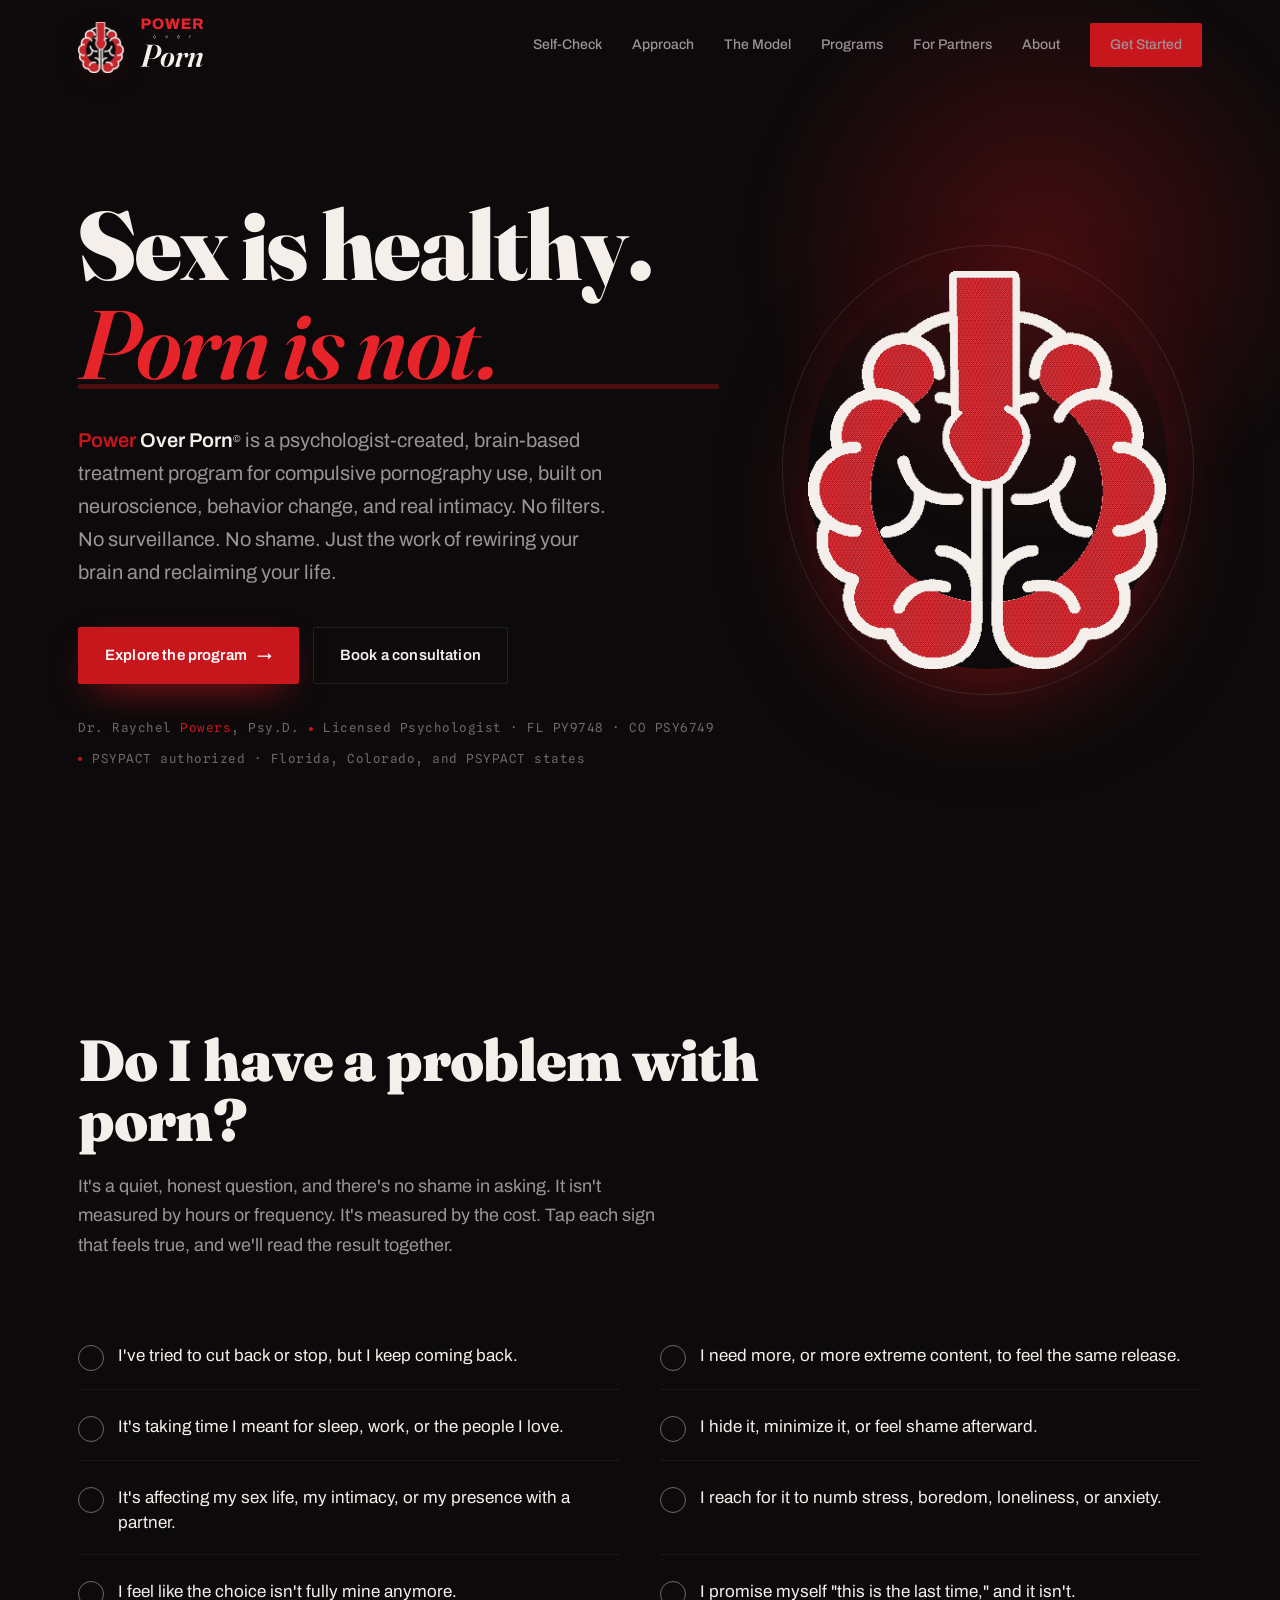
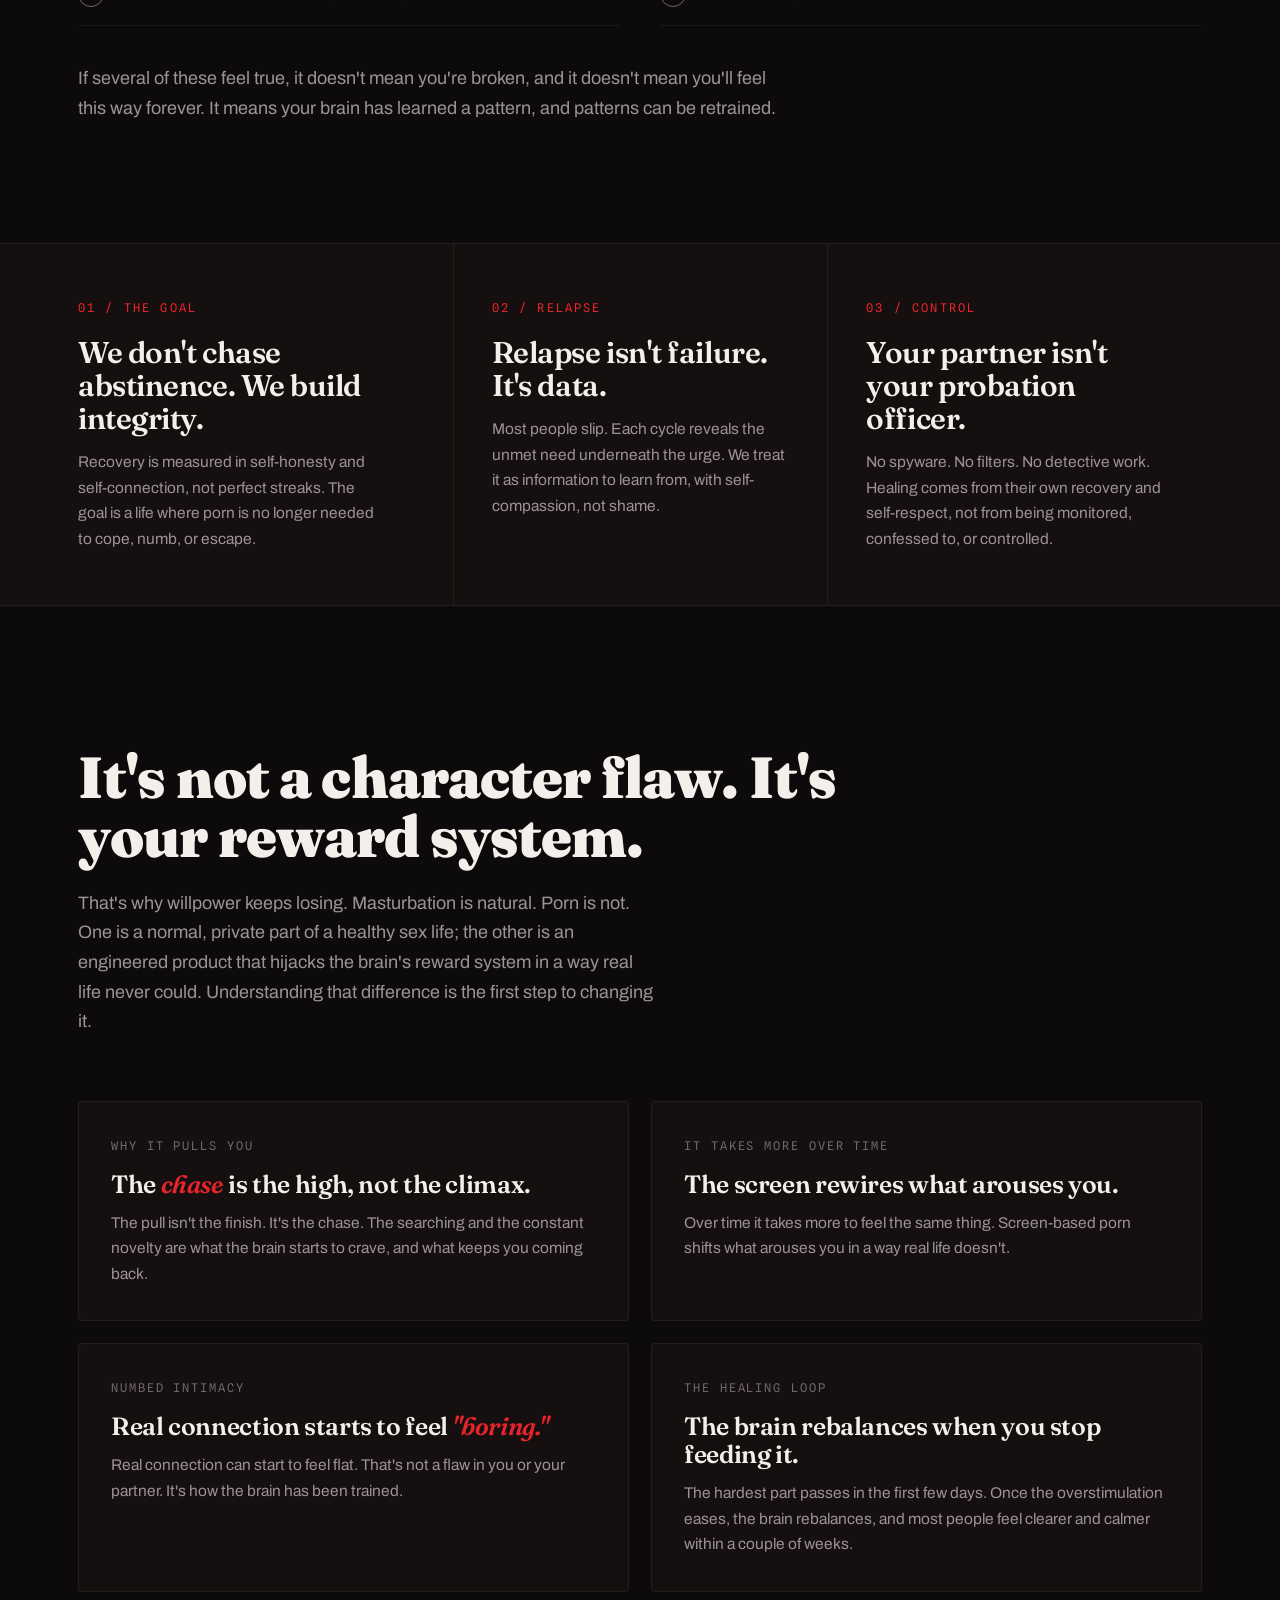
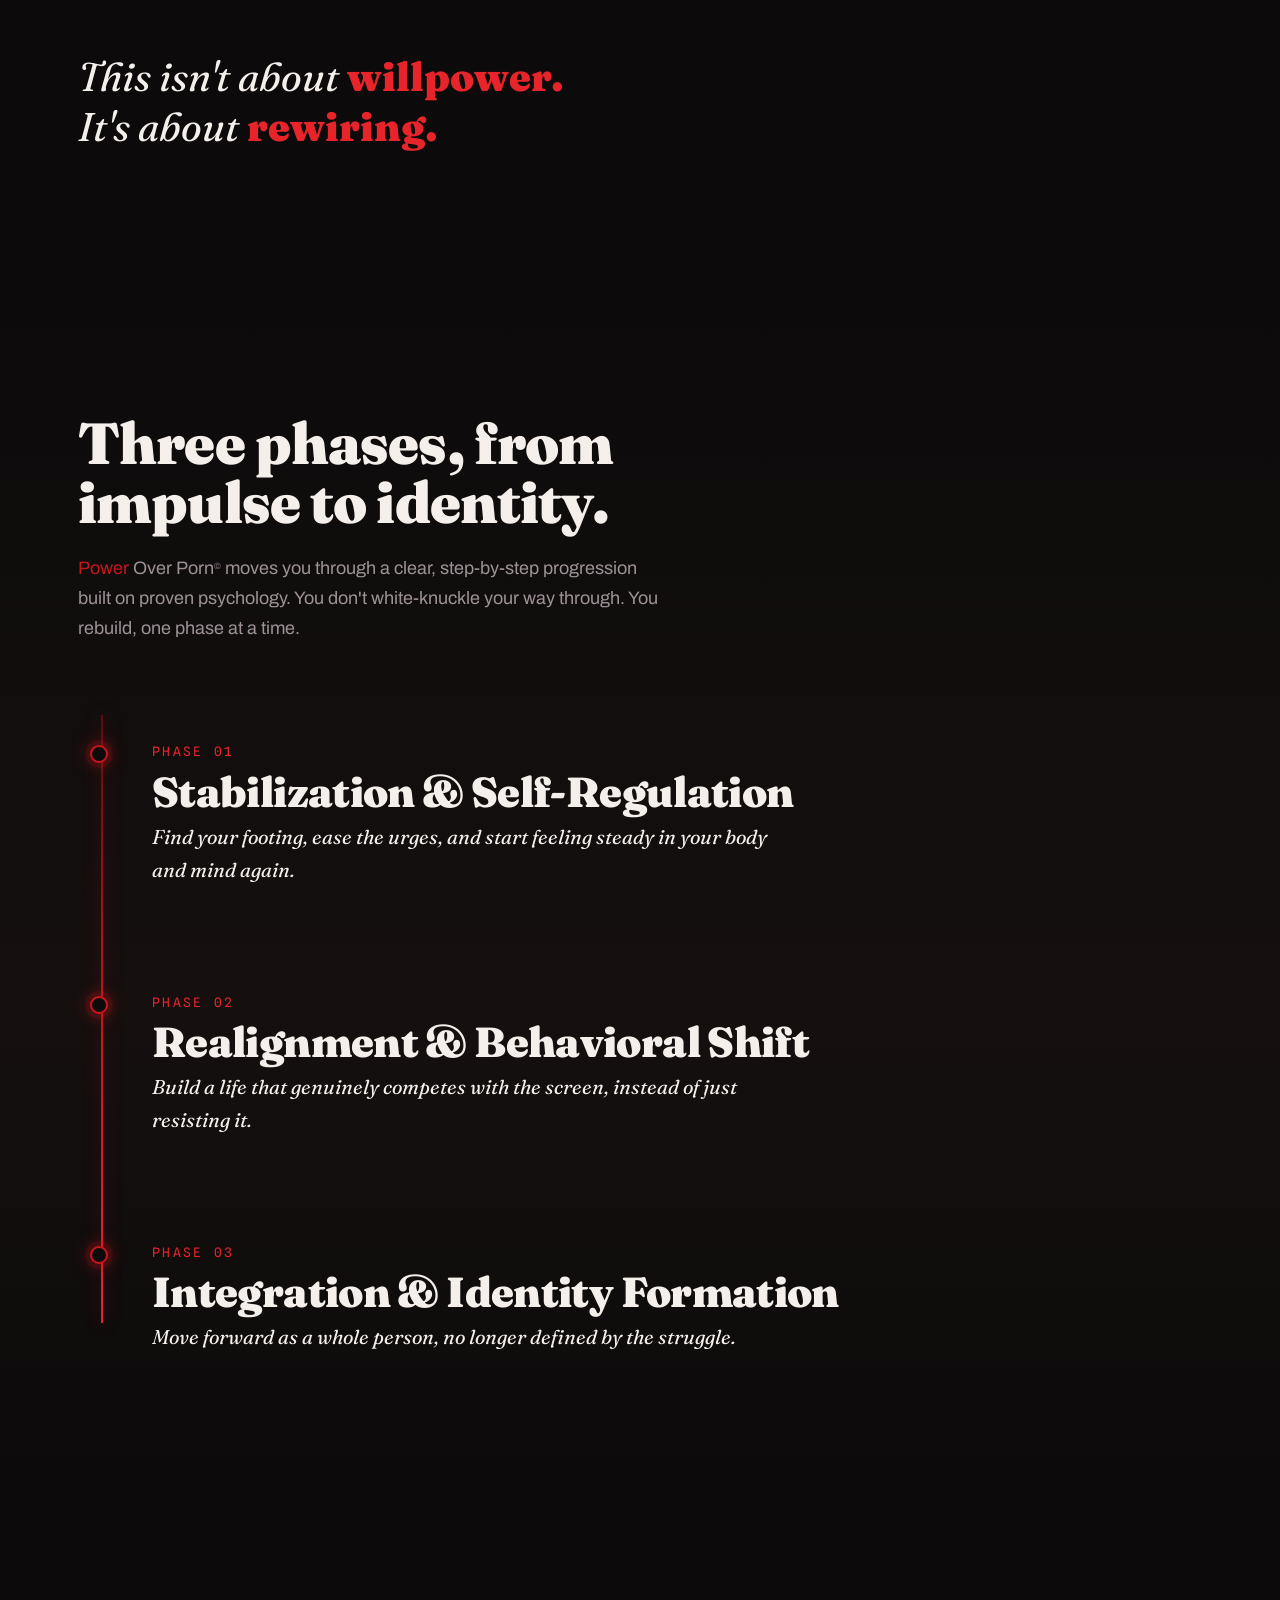
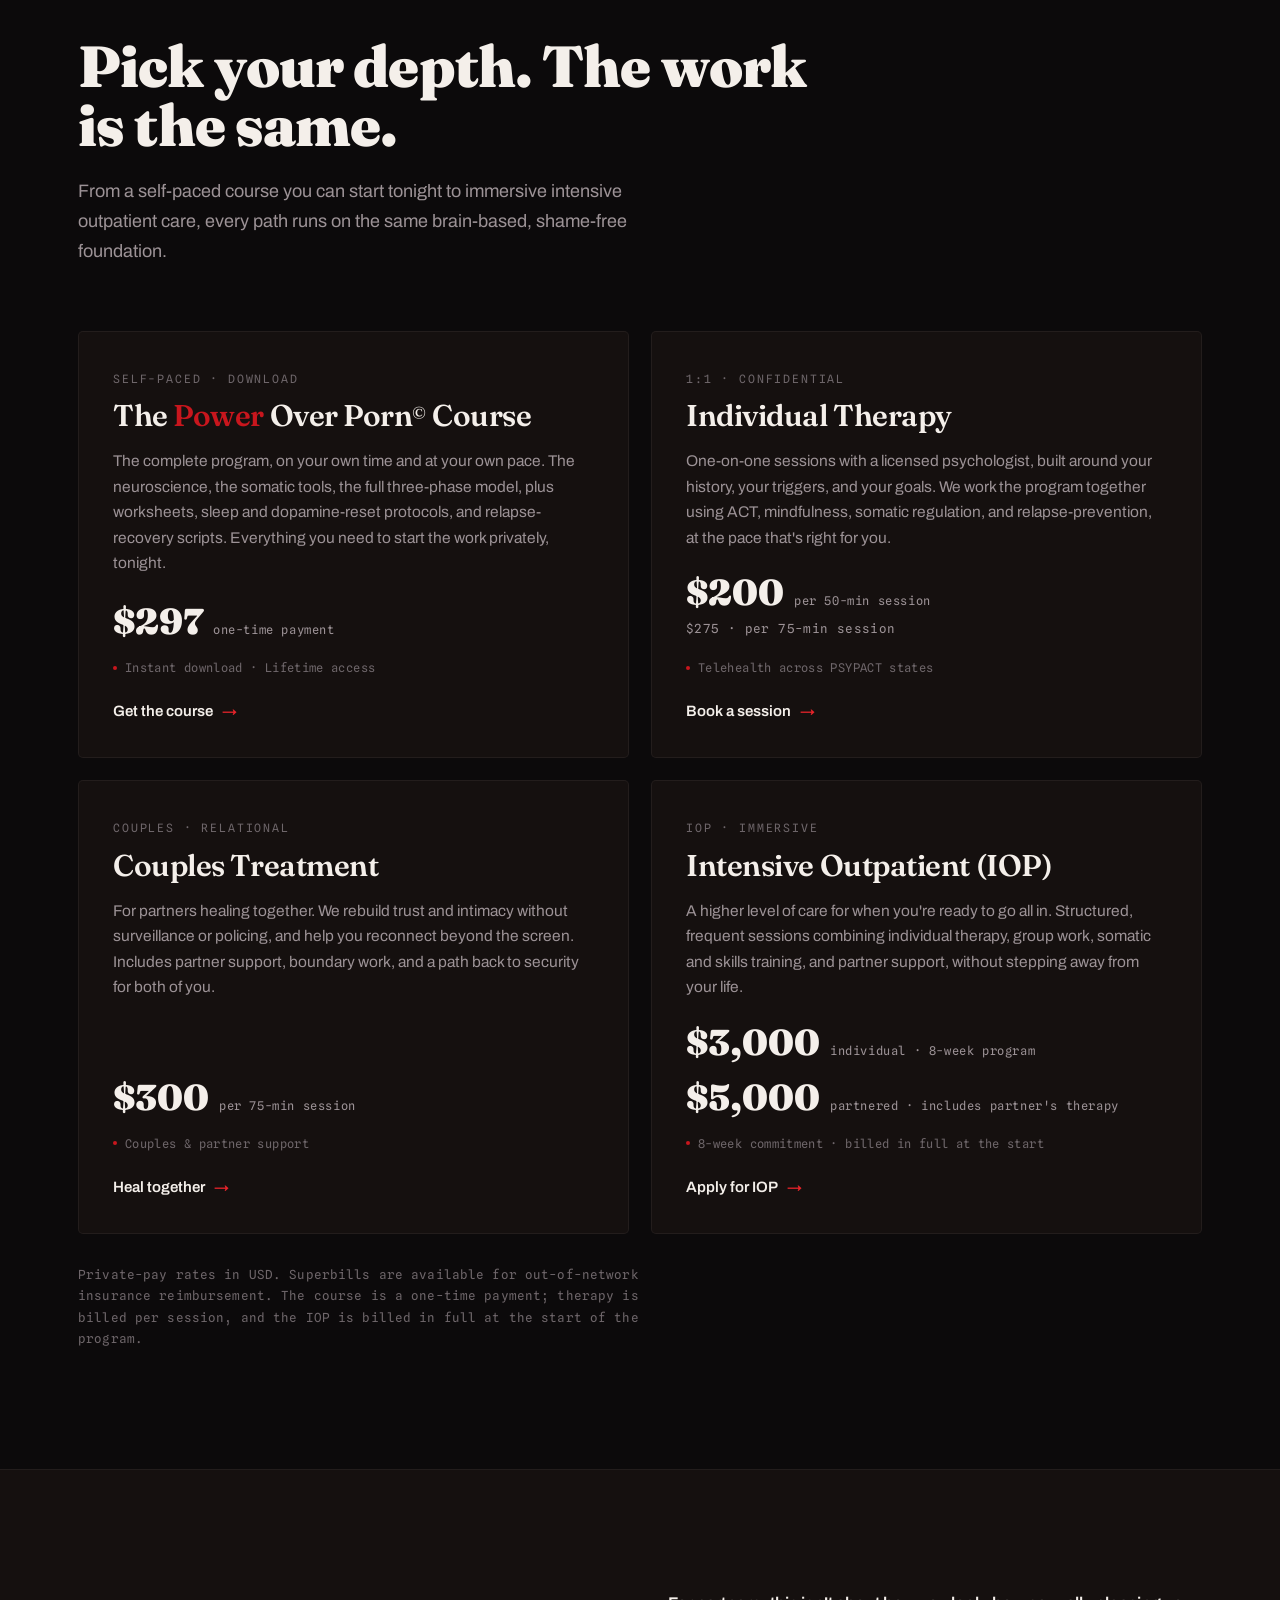
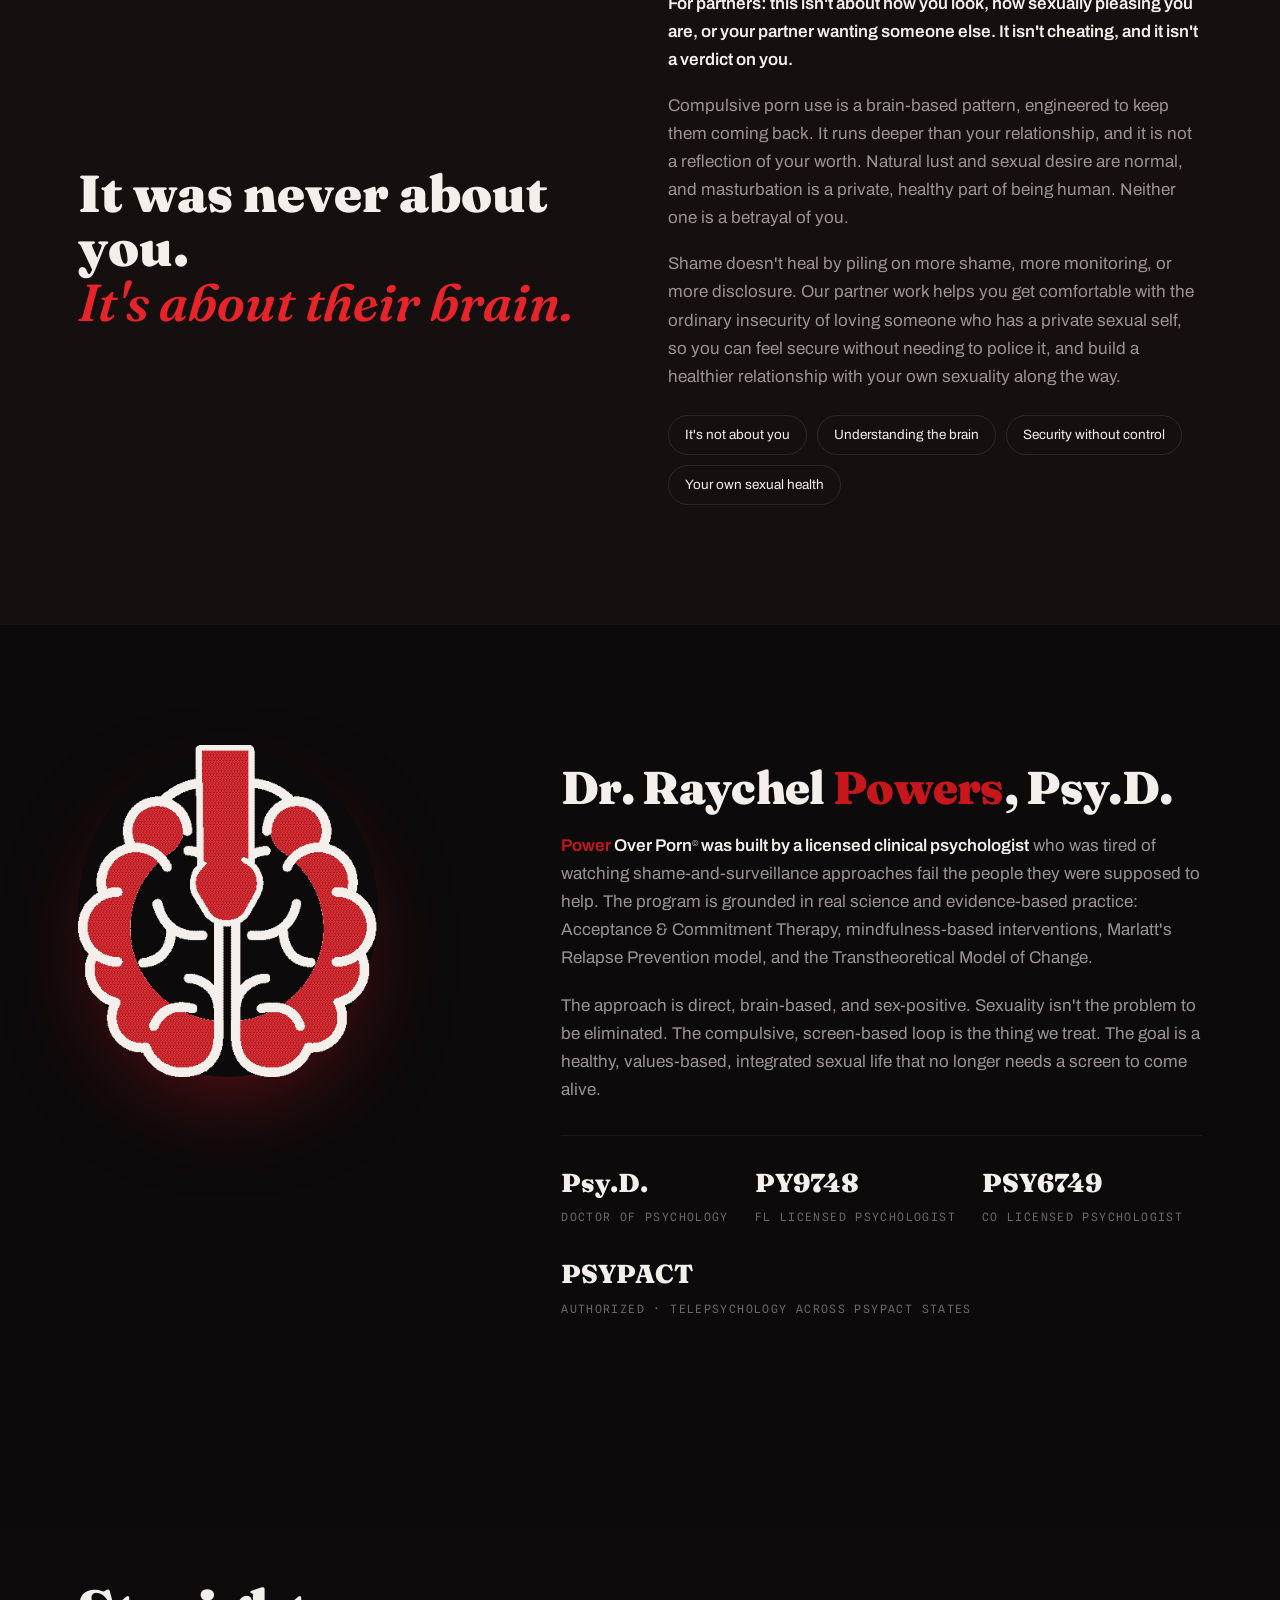
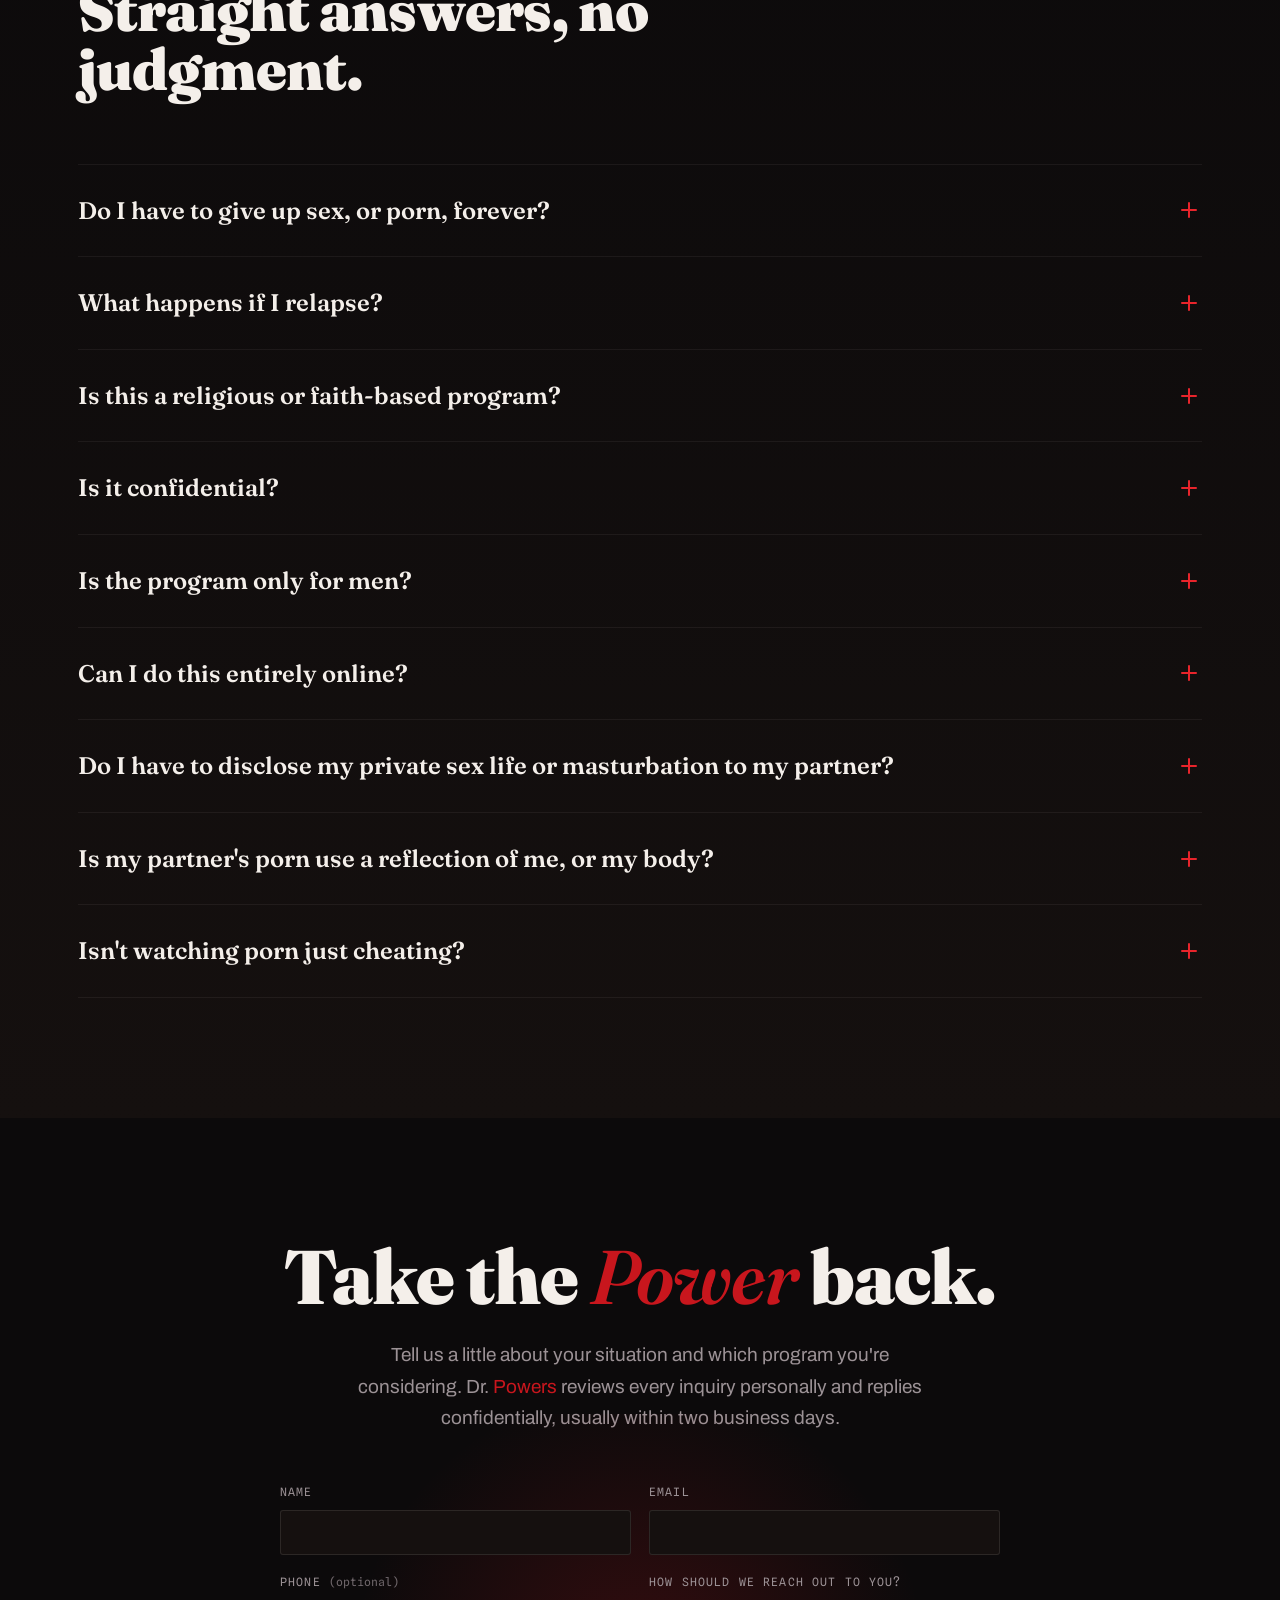
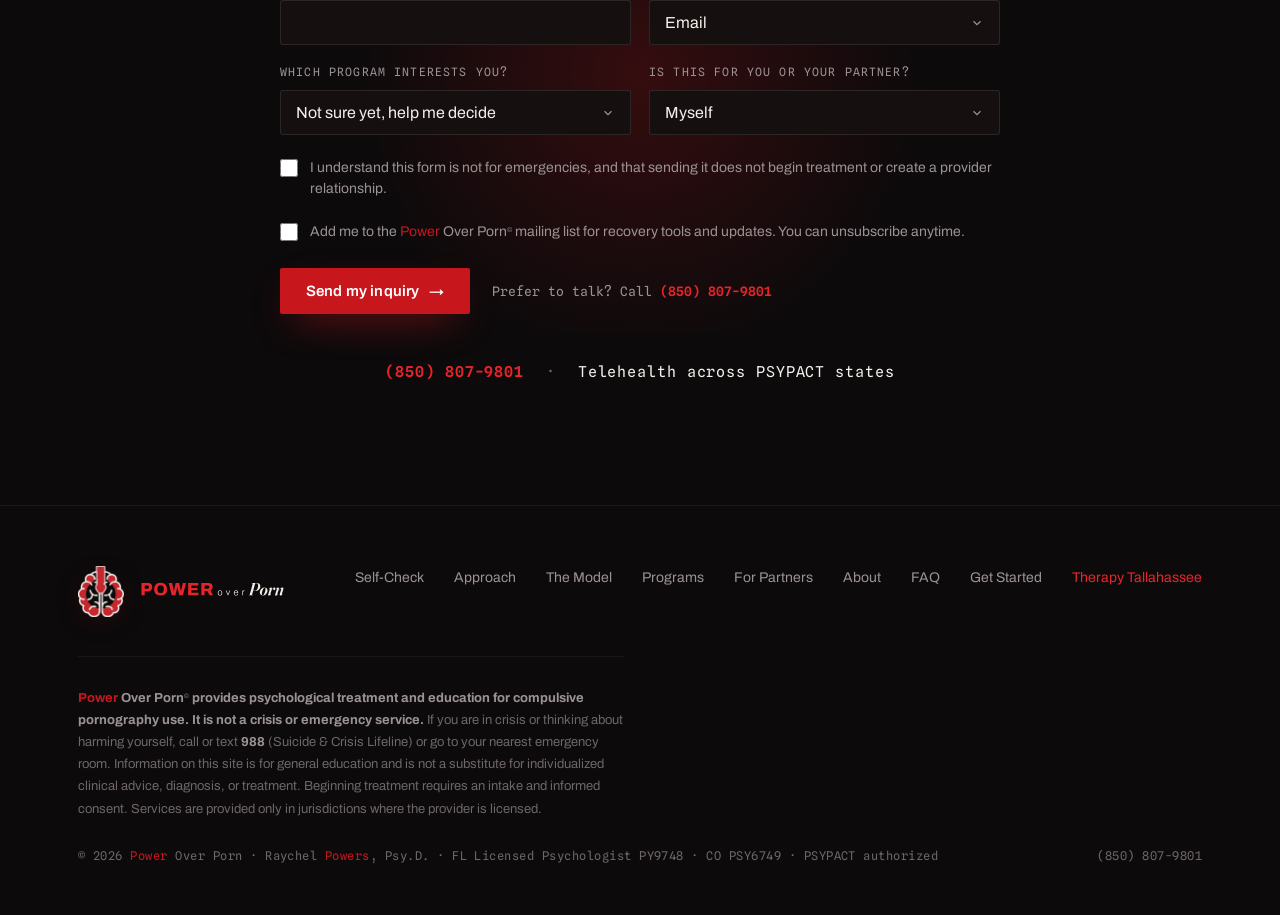
<file: index.html>
<!DOCTYPE html>
<html lang="en">
<head>
<!-- Google tag (gtag.js) — GA4 -->
<script async src="https://www.googletagmanager.com/gtag/js?id=G-MYSWPPB8FZ"></script>
<script>
  window.dataLayer = window.dataLayer || [];
  function gtag(){dataLayer.push(arguments);}
  gtag('js', new Date());
  gtag('config', 'G-MYSWPPB8FZ');
</script>
<!-- Microsoft Clarity -->
<script type="text/javascript">
  (function(c,l,a,r,i,t,y){
      c[a]=c[a]||function(){(c[a].q=c[a].q||[]).push(arguments)};
      t=l.createElement(r);t.async=1;t.src="https://www.clarity.ms/tag/"+i;
      y=l.getElementsByTagName(r)[0];y.parentNode.insertBefore(t,y);
  })(window, document, "clarity", "script", "xhh9atg6tk");
</script>
<meta charset="UTF-8" />
<meta name="viewport" content="width=device-width, initial-scale=1.0" />
<title>Power Over Porn: Clinical Treatment for Compulsive Porn Use</title>
<meta name="description" content="Power Over Porn is a brain-based treatment program for compulsive pornography use, led by Dr. Raychel Powers, Psy.D. No filters. No surveillance. No shame. Therapy, a self-paced course, couples treatment, and intensive outpatient care." />
<meta property="og:type" content="website" />
<meta property="og:site_name" content="Power Over Porn" />
<meta property="og:title" content="Power Over Porn: Clinical Treatment for Compulsive Porn Use" />
<meta property="og:description" content="Sex is healthy. Porn is not. A brain-based, shame-free treatment program led by Dr. Raychel Powers, Psy.D. Telehealth across PSYPACT states." />
<meta property="og:url" content="https://poweroverporn.net/" />
<meta property="og:image" content="https://poweroverporn.net/assets/og-image.jpg" />
<meta property="og:image:width" content="1200" />
<meta property="og:image:height" content="630" />
<meta name="twitter:card" content="summary_large_image" />
<meta name="twitter:title" content="Power Over Porn: Clinical Treatment for Compulsive Porn Use" />
<meta name="twitter:description" content="Sex is healthy. Porn is not. Brain-based, shame-free treatment. Telehealth across PSYPACT states." />
<meta name="twitter:image" content="https://poweroverporn.net/assets/og-image.jpg" />
<link rel="icon" type="image/png" sizes="32x32" href="/assets/favicon-32.png" />
<link rel="icon" type="image/png" sizes="128x128" href="/assets/favicon-128.png" />
<link rel="apple-touch-icon" href="/assets/apple-touch-icon.png" />
<link rel="preconnect" href="https://fonts.googleapis.com" />
<link rel="preconnect" href="https://fonts.gstatic.com" crossorigin />
<link href="https://fonts.googleapis.com/css2?family=Fraunces:ital,opsz,wght@0,9..144,400;0,9..144,600;0,9..144,900;1,9..144,400;1,9..144,600&family=Archivo:wght@400;500;600;700;800&family=Spline+Sans+Mono:wght@400;500;600&display=swap" rel="stylesheet" />
<style>
  :root{
    --ink:#0C0A0B;
    --carbon:#15100F;
    --carbon-2:#1D1618;
    --bone:#F4EFEA;
    --ash:#9C9296;
    --ash-dim:#6E666A;
    --signal:#C8161D;
    --signal-bright:#E8242B;
    --ember:#5E0B0F;
    --line:rgba(244,239,234,0.10);
    --line-soft:rgba(244,239,234,0.06);
    --shadow:0 30px 80px -30px rgba(0,0,0,0.75);
    --maxw:1180px;
    --serif:"Fraunces",Georgia,serif;
    --sans:"Archivo",-apple-system,BlinkMacSystemFont,"Segoe UI",sans-serif;
    --mono:"Spline Sans Mono",ui-monospace,monospace;
  }

  *{box-sizing:border-box;margin:0;padding:0}
  html{scroll-behavior:smooth}
  body{
    background:var(--ink);
    color:var(--bone);
    font-family:var(--sans);
    font-size:17px;
    line-height:1.65;
    -webkit-font-smoothing:antialiased;
    overflow-x:hidden;
  }
  ::selection{background:var(--signal);color:#fff}
  a{color:inherit;text-decoration:none}
  img{max-width:100%;display:block}

  /* ---------- shared layout ---------- */
  .wrap{max-width:var(--maxw);margin:0 auto;padding:0 28px}
  .section{padding:120px 0;position:relative}
  @media(max-width:760px){.section{padding:84px 0}}

  .eyebrow{
    font-family:var(--mono);
    font-size:12px;
    font-weight:500;
    letter-spacing:.22em;
    text-transform:uppercase;
    color:var(--signal-bright);
    display:inline-flex;
    align-items:center;
    gap:12px;
  }
  

  h1,h2,h3{font-family:var(--serif);font-weight:900;line-height:1.02;letter-spacing:-.015em}
  .lead{font-size:clamp(20px,2.4vw,26px);line-height:1.5;color:var(--bone);max-width:46ch}
  .muted{color:var(--ash)}

  /* ---------- buttons ---------- */
  .btn{
    font-family:var(--sans);
    font-weight:600;
    font-size:15px;
    letter-spacing:.01em;
    padding:15px 26px;
    border-radius:2px;
    display:inline-flex;
    align-items:center;
    gap:10px;
    cursor:pointer;
    border:1px solid transparent;
    transition:transform .25s cubic-bezier(.2,.7,.2,1),background .25s,border-color .25s,box-shadow .25s;
    white-space:nowrap;
  }
  .btn .arr{transition:transform .25s}
  .btn:hover .arr{transform:translateX(4px)}
  .btn-primary{
    background:var(--signal);
    color:#fff;
    box-shadow:0 14px 40px -16px var(--signal);
  }
  .btn-primary:hover{background:var(--signal-bright);transform:translateY(-2px);box-shadow:0 18px 48px -14px var(--signal)}
  .btn-ghost{
    background:transparent;
    color:var(--bone);
    border-color:var(--line);
  }
  .btn-ghost:hover{border-color:var(--bone);transform:translateY(-2px)}

  /* ---------- nav ---------- */
  header.nav{
    position:fixed;top:0;left:0;right:0;z-index:100;
    background:rgba(12,10,11,0);
    transition:background .3s,border-color .3s,backdrop-filter .3s;
    border-bottom:1px solid transparent;
  }
  header.nav.scrolled{
    background:rgba(12,10,11,0.82);
    backdrop-filter:blur(14px);
    border-bottom:1px solid var(--line-soft);
  }
  .nav-inner{max-width:var(--maxw);margin:0 auto;padding:16px 28px;display:flex;align-items:center;justify-content:space-between;gap:24px}
  .brand{display:flex;align-items:center;gap:14px}
  .badge{
    width:46px;height:46px;border-radius:50%;
    background:transparent;
    display:grid;place-items:center;
    flex-shrink:0;
    box-shadow:0 10px 30px -12px rgba(200,22,29,.5);
  }
  .badge img{width:100%;height:100%;object-fit:contain}
  .wordmark{font-family:var(--sans);font-weight:800;font-size:15px;letter-spacing:.14em;text-transform:uppercase;line-height:1.05;color:var(--bone)}.brand .wm-a,.brand .wm-o,.brand .wm-b{display:block}.brand .wm-o{margin-top:.14em}.brand .wm-b{margin-top:.03em;line-height:.85}.wordmark-img{height:58px;width:auto;display:block}.foot-wm{height:26px}.wm-b{font-family:var(--serif);font-style:italic;font-weight:600;text-transform:none;letter-spacing:0;color:var(--signal-bright);font-size:1.5em;line-height:0.9}.wm-o{font-weight:300;text-transform:none;letter-spacing:.16em;font-size:.92em}
  .wordmark span{color:var(--signal-bright)}
  .nav-links{display:flex;align-items:center;gap:30px}
  .nav-links a{font-size:14px;font-weight:500;color:var(--ash);transition:color .2s}
  .nav-links a:hover{color:var(--bone)}
  .nav-cta{font-size:14px;font-weight:600;color:#fff;background:var(--signal);padding:10px 20px;border-radius:2px;transition:background .2s}
  .nav-cta:hover{background:var(--signal-bright)}
  .burger{display:none;background:none;border:0;color:var(--bone);cursor:pointer;padding:8px}
  .burger svg{width:26px;height:26px}
  @media(max-width:900px){
    .nav-links{
      position:fixed;inset:0 0 0 auto;width:min(82vw,320px);
      background:var(--carbon);flex-direction:column;align-items:flex-start;justify-content:center;
      padding:40px;gap:26px;transform:translateX(100%);transition:transform .35s cubic-bezier(.2,.7,.2,1);
      border-left:1px solid var(--line);
    }
    .nav-links.open{transform:translateX(0)}
    .nav-links a{font-size:20px;color:var(--bone)}
    .burger{display:block;z-index:101}
  }

  /* ---------- the red cord (signature) ---------- */
  .cord{
    position:absolute;top:0;bottom:0;width:2px;left:50%;
    background:linear-gradient(var(--signal),transparent);
    box-shadow:0 0 14px rgba(200,22,29,.55);
    opacity:.5;
    pointer-events:none;
  }

  /* ---------- hero ---------- */
  .hero{position:relative;padding-top:170px;padding-bottom:120px;overflow:hidden}
  .hero-glow{
    position:absolute;top:-10%;right:-8%;width:680px;height:680px;
    background:radial-gradient(circle,rgba(200,22,29,.30),rgba(200,22,29,0) 62%);
    filter:blur(8px);pointer-events:none;z-index:0;
  }
  .hero-grid{position:relative;z-index:2;display:grid;grid-template-columns:1.35fr .9fr;gap:56px;align-items:center}
  .hero h1{font-size:clamp(46px,7.6vw,104px);margin:26px 0 0}
  .hero h1 .neg{display:block;font-style:italic;font-weight:600;color:var(--signal-bright);position:relative}
  .hero h1 .neg::after{
    content:"";position:absolute;left:0;bottom:.06em;width:100%;height:5px;
    background:var(--signal);opacity:.35;border-radius:2px;
  }
  .hero-sub{margin-top:30px;max-width:48ch;font-size:clamp(17px,1.6vw,20px);color:var(--ash)}
  .hero-sub b{color:var(--bone);font-weight:600}
  .hero-cta{margin-top:38px;display:flex;gap:14px;flex-wrap:wrap}
  .hero-trust{margin-top:34px;font-family:var(--mono);font-size:12.5px;letter-spacing:.04em;color:var(--ash-dim);display:flex;gap:10px;flex-wrap:wrap;align-items:center}
  .hero-trust .dot{width:4px;height:4px;border-radius:50%;background:var(--signal)}
  .hero-art{position:relative;display:grid;place-items:center}
  .hero-badge{
    width:min(360px,72vw);aspect-ratio:1;border-radius:50%;
    background:transparent;
    display:grid;place-items:center;
    box-shadow:0 40px 110px -30px rgba(200,22,29,.6);
    position:relative;
  }
  .hero-badge::before{
    content:"";position:absolute;inset:-26px;border-radius:50%;
    border:1px solid var(--line);
  }
  .hero-badge img{width:100%;height:100%;object-fit:contain}
  @media(max-width:900px){
    .hero-grid{grid-template-columns:1fr;gap:40px}
    .hero-art{order:-1;justify-content:flex-start}
    .hero-badge{width:200px}
  }

  /* ---------- reframe band ---------- */
  .reframe{background:var(--carbon);border-top:1px solid var(--line-soft);border-bottom:1px solid var(--line-soft)}
  .reframe-grid{display:grid;grid-template-columns:repeat(3,1fr);gap:0}
  .reframe-cell{padding:54px 38px;border-left:1px solid var(--line-soft)}
  .reframe-cell:first-child{border-left:0;padding-left:0}
  .reframe-cell .rn{font-family:var(--mono);font-size:12px;color:var(--signal-bright);letter-spacing:.18em}
  .reframe-cell h3{font-size:clamp(23px,2.4vw,30px);font-weight:600;margin:18px 0 14px;line-height:1.1}
  .reframe-cell p{color:var(--ash);font-size:15.5px;max-width:34ch}
  @media(max-width:820px){
    .reframe-grid{grid-template-columns:1fr}
    .reframe-cell{border-left:0;border-top:1px solid var(--line-soft);padding:34px 0}
    .reframe-cell:first-child{border-top:0;padding-top:0}
  }

  /* ---------- generic section head ---------- */
  .head{max-width:760px;margin-bottom:64px}
  .head h2{font-size:clamp(34px,4.6vw,58px);margin:22px 0 0}
  .head p{margin-top:22px;color:var(--ash);font-size:18px;max-width:58ch}

  /* ---------- brain / why ---------- */
  .why-grid{display:grid;grid-template-columns:repeat(2,1fr);gap:22px}
  .why-card{
    background:var(--carbon);border:1px solid var(--line-soft);border-radius:4px;
    padding:34px 32px;position:relative;overflow:hidden;
    transition:border-color .3s,transform .3s;
  }
  .why-card:hover{border-color:rgba(200,22,29,.4);transform:translateY(-3px)}
  .why-card .k{font-family:var(--mono);font-size:12px;letter-spacing:.16em;color:var(--ash-dim);text-transform:uppercase}
  .why-card h3{font-family:var(--serif);font-weight:600;font-size:25px;margin:14px 0 12px;line-height:1.12}
  .why-card h3 em{color:var(--signal-bright);font-style:italic}
  .why-card p{color:var(--ash);font-size:15.5px}
  .why-rule{margin-top:60px;font-family:var(--serif);font-style:italic;font-weight:400;font-size:clamp(24px,3.4vw,40px);line-height:1.25;color:var(--bone);max-width:24ch}
  .why-rule b{font-style:normal;font-weight:900;color:var(--signal-bright)}
  @media(max-width:760px){.why-grid{grid-template-columns:1fr}}

  /* ---------- phases (signature spine) ---------- */
  .phases{background:linear-gradient(180deg,var(--ink),var(--carbon) 60%,var(--ink))}
  .spine{position:relative;margin-top:30px;padding-left:74px}
  .spine::before{
    content:"";position:absolute;left:23px;top:8px;bottom:30px;width:2px;
    background:linear-gradient(var(--ember),var(--signal),var(--signal-bright));
    box-shadow:0 0 16px rgba(200,22,29,.5);
  }
  .phase{position:relative;padding:34px 0 50px}
  .phase:last-child{padding-bottom:0}
  .phase .node{
    position:absolute;left:-62px;top:38px;width:18px;height:18px;border-radius:50%;
    background:var(--ink);border:2px solid var(--signal);
    box-shadow:0 0 0 5px rgba(200,22,29,.12),0 0 18px rgba(200,22,29,.7);
  }
  .phase .pn{font-family:var(--mono);font-size:13px;letter-spacing:.18em;color:var(--signal-bright)}
  .phase h3{font-size:clamp(28px,3.6vw,42px);font-weight:900;margin:8px 0 6px}
  .phase .goal{font-family:var(--serif);font-style:italic;font-weight:400;font-size:20px;color:var(--bone);max-width:50ch;margin-bottom:22px}
  .phase ul{list-style:none;display:flex;flex-wrap:wrap;gap:10px;max-width:760px}
  .phase li{
    font-size:14px;color:var(--ash);background:var(--carbon-2);
    border:1px solid var(--line-soft);border-radius:999px;padding:8px 16px;
  }
  @media(max-width:620px){.spine{padding-left:54px}.spine::before{left:15px}.phase .node{left:-48px}}

  /* ---------- programs ---------- */
  .prog-grid{display:grid;grid-template-columns:repeat(2,1fr);gap:22px}
  .prog{
    background:var(--carbon);border:1px solid var(--line-soft);border-radius:5px;
    padding:38px 34px 32px;display:flex;flex-direction:column;position:relative;overflow:hidden;
    transition:border-color .3s,transform .3s,box-shadow .3s;
  }
  .prog::after{
    content:"";position:absolute;left:0;top:0;bottom:0;width:3px;background:var(--signal);
    transform:scaleY(0);transform-origin:top;transition:transform .35s ease;
  }
  .prog:hover{border-color:rgba(200,22,29,.35);transform:translateY(-4px);box-shadow:var(--shadow)}
  .prog:hover::after{transform:scaleY(1)}
  .prog .ptag{font-family:var(--mono);font-size:11.5px;letter-spacing:.16em;text-transform:uppercase;color:var(--ash-dim)}
  .prog h3{font-family:var(--serif);font-weight:600;font-size:30px;margin:12px 0 0;line-height:1.05}
  .prog .pdesc{color:var(--ash);font-size:15.5px;margin:16px 0 24px;flex:1}
  .prog .pmeta{font-family:var(--mono);font-size:12px;color:var(--ash-dim);letter-spacing:.03em;margin-bottom:22px;display:flex;gap:8px;align-items:center}
  .prog .pmeta .dot{width:4px;height:4px;border-radius:50%;background:var(--signal)}
  .prog .plink{font-weight:600;font-size:15px;color:var(--bone);display:inline-flex;gap:9px;align-items:center;align-self:flex-start;border-bottom:1px solid transparent;transition:border-color .2s,gap .2s}
  .prog .plink .arr{color:var(--signal-bright);transition:transform .25s}
  .prog:hover .plink{border-color:var(--line)}
  .prog:hover .plink .arr{transform:translateX(4px)}
  .prog .price{display:flex;align-items:baseline;gap:10px;margin-bottom:18px}
  .prog .price .amt{font-family:var(--serif);font-weight:900;font-size:36px;line-height:1;color:var(--bone)}
  .prog .price .amt .pre{font-family:var(--mono);font-weight:500;font-size:14px;color:var(--ash);margin-right:5px;letter-spacing:.04em}
  .prog .price .per{font-family:var(--mono);font-size:12px;letter-spacing:.05em;color:var(--ash)}
  .prog .price-sub{font-family:var(--mono);font-size:12.5px;letter-spacing:.03em;color:var(--ash);margin:-10px 0 18px}
  .prog-note{margin-top:30px;font-family:var(--mono);font-size:12.5px;line-height:1.7;letter-spacing:.01em;color:var(--ash-dim);max-width:74ch}
  @media(max-width:760px){.prog-grid{grid-template-columns:1fr}}

  /* ---------- partners ---------- */
  .partners{background:var(--carbon);border-top:1px solid var(--line-soft)}
  .partners-grid{display:grid;grid-template-columns:1fr 1fr;gap:56px;align-items:center}
  .partners-quote{font-family:var(--serif);font-weight:900;font-size:clamp(32px,4.4vw,52px);line-height:1.05}
  .partners-quote em{color:var(--signal-bright);font-style:italic;font-weight:600}
  .partners-body p{color:var(--ash);margin-bottom:18px}
  .partners-body p b{color:var(--bone);font-weight:600}
  .partners-themes{display:flex;flex-wrap:wrap;gap:10px;margin-top:24px}
  .partners-themes span{font-size:13.5px;color:var(--bone);border:1px solid var(--line);border-radius:999px;padding:8px 16px}
  @media(max-width:820px){.partners-grid{grid-template-columns:1fr;gap:34px}}

  /* ---------- about ---------- */
  .about-grid{display:grid;grid-template-columns:.8fr 1.2fr;gap:56px;align-items:start}
  .about-badge{
    aspect-ratio:1;border-radius:50%;background:transparent;display:grid;place-items:center;
    max-width:300px;box-shadow:0 40px 100px -34px rgba(200,22,29,.55);
  }
  .about-badge img{width:100%;height:100%;object-fit:contain}
  .about-body h2{font-size:clamp(30px,3.8vw,46px)}
  .about-body p{color:var(--ash);margin-top:20px}
  .about-body p b{color:var(--bone);font-weight:600}
  .credentials{display:flex;flex-wrap:wrap;gap:26px;margin-top:30px;padding-top:26px;border-top:1px solid var(--line-soft)}
  .cred .cv{font-family:var(--serif);font-weight:900;font-size:26px;color:var(--bone)}
  .cred .cl{font-family:var(--mono);font-size:11.5px;letter-spacing:.12em;text-transform:uppercase;color:var(--ash-dim);margin-top:4px}
  @media(max-width:820px){.about-grid{grid-template-columns:1fr;gap:36px}.about-badge{max-width:180px}}

  /* ---------- faq ---------- */
  .faq-list{border-top:1px solid var(--line-soft)}
  details.faq{border-bottom:1px solid var(--line-soft)}
  details.faq summary{
    list-style:none;cursor:pointer;padding:26px 0;display:flex;justify-content:space-between;gap:24px;align-items:center;
    font-family:var(--serif);font-weight:600;font-size:clamp(19px,2.2vw,24px);color:var(--bone);
  }
  details.faq summary::-webkit-details-marker{display:none}
  details.faq .ic{flex-shrink:0;width:26px;height:26px;position:relative;transition:transform .3s}
  details.faq .ic::before,details.faq .ic::after{content:"";position:absolute;background:var(--signal-bright);border-radius:2px;top:50%;left:50%;transform:translate(-50%,-50%)}
  details.faq .ic::before{width:16px;height:2px}
  details.faq .ic::after{width:2px;height:16px;transition:transform .3s}
  details.faq[open] .ic::after{transform:translate(-50%,-50%) scaleY(0)}
  details.faq .ans{padding:0 0 28px;color:var(--ash);max-width:70ch;font-size:16px}

  /* ---------- contact ---------- */
  .contact{position:relative;overflow:hidden}
  .contact-glow{position:absolute;left:50%;top:30%;transform:translateX(-50%);width:720px;height:520px;background:radial-gradient(circle,rgba(200,22,29,.22),rgba(200,22,29,0) 65%);pointer-events:none}
  .contact-inner{position:relative;z-index:2;text-align:center;max-width:760px;margin:0 auto}
  .contact h2{font-size:clamp(40px,6vw,76px)}
  .contact h2 em{font-style:italic;font-weight:600;color:var(--signal-bright)}
  .contact p{color:var(--ash);font-size:19px;margin:24px auto 0;max-width:48ch}
  .contact-cta{margin-top:40px;display:flex;gap:16px;justify-content:center;flex-wrap:wrap}
  .contact-phone{margin-top:34px;font-family:var(--mono);font-size:15px;letter-spacing:.06em;color:var(--bone)}
  .contact-phone a{color:var(--signal-bright);font-weight:600}
  .contact-phone .sep{color:var(--ash-dim);margin:0 12px}

  /* ---------- intake form ---------- */
  .contact-head{text-align:center;max-width:720px;margin:0 auto 50px}
  .contact-head h2{font-size:clamp(40px,6vw,76px)}
  .contact-head h2 em{font-style:italic;font-weight:600;color:var(--signal-bright)}
  .contact-head p{color:var(--ash);font-size:19px;margin:24px auto 0;max-width:54ch}
  .intake{position:relative;z-index:2;max-width:720px;margin:0 auto;display:grid;grid-template-columns:1fr 1fr;gap:18px}
  .intake .full{grid-column:1/-1}
  .field{display:flex;flex-direction:column;gap:8px}
  .field label{font-family:var(--mono);font-size:11.5px;letter-spacing:.1em;text-transform:uppercase;color:var(--ash)}
  .field label span{text-transform:none;letter-spacing:0;color:var(--ash-dim)}
  .field input,.field select,.field textarea{
    background:var(--carbon);border:1px solid var(--line);border-radius:3px;color:var(--bone);
    font-family:var(--sans);font-size:16px;padding:13px 15px;width:100%;
    transition:border-color .2s,box-shadow .2s;
  }
  .field input::placeholder,.field textarea::placeholder{color:var(--ash-dim)}
  .field input:focus,.field select:focus,.field textarea:focus{outline:none;border-color:var(--signal);box-shadow:0 0 0 3px rgba(200,22,29,.18)}
  .field textarea{resize:vertical;min-height:118px}
  .field select{
    appearance:none;-webkit-appearance:none;cursor:pointer;
    background-image:url("data:image/svg+xml,%3Csvg xmlns='http://www.w3.org/2000/svg' width='14' height='14' viewBox='0 0 24 24' fill='none' stroke='%239C9296' stroke-width='2'%3E%3Cpolyline points='6 9 12 15 18 9'/%3E%3C/svg%3E");
    background-repeat:no-repeat;background-position:right 15px center;padding-right:42px;
  }
  .consent{display:flex;gap:12px;align-items:flex-start;color:var(--ash);font-size:14px;line-height:1.5;cursor:pointer;margin-top:4px}
  .consent input{margin-top:2px;width:18px;height:18px;accent-color:var(--signal);flex-shrink:0;cursor:pointer}
  .form-actions{display:flex;align-items:center;gap:22px;flex-wrap:wrap;margin-top:8px}
  .form-actions .btn{border:0}
  .form-alt{font-family:var(--mono);font-size:13px;color:var(--ash)}
  .form-alt a{color:var(--signal-bright);font-weight:600}
  .form-success{position:relative;z-index:2;max-width:600px;margin:0 auto;text-align:center;background:var(--carbon);border:1px solid rgba(200,22,29,.32);border-radius:6px;padding:46px 38px;box-shadow:var(--shadow)}
  .form-success h3{font-family:var(--serif);font-size:32px}
  .form-success p{color:var(--ash);margin-top:14px;font-size:16px}
  .form-success a{color:var(--signal-bright);font-weight:600}
  .contact .contact-phone{text-align:center;margin-top:46px}
  @media(max-width:640px){.intake{grid-template-columns:1fr}}

  /* ---------- footer ---------- */
  footer{border-top:1px solid var(--line-soft);padding:60px 0 50px;background:var(--ink)}
  .foot-top{display:flex;justify-content:space-between;gap:40px;flex-wrap:wrap;align-items:flex-start}
  .foot-brand{display:flex;gap:14px;align-items:center}
  .foot-links{display:flex;gap:30px;flex-wrap:wrap}
  .foot-links a{font-size:14px;color:var(--ash);transition:color .2s}
  .foot-links a:hover{color:var(--bone)}
  .disclaimer{margin-top:44px;padding-top:30px;border-top:1px solid var(--line-soft);color:var(--ash-dim);font-size:13px;line-height:1.7;max-width:78ch}
  .disclaimer b{color:var(--ash)}
  .copyright{margin-top:26px;font-family:var(--mono);font-size:12px;letter-spacing:.04em;color:var(--ash-dim);display:flex;justify-content:space-between;gap:20px;flex-wrap:wrap}

  /* ---------- reveal ---------- */
  .reveal{opacity:0;transform:translateY(26px);transition:opacity .7s ease,transform .7s cubic-bezier(.2,.7,.2,1)}
  .reveal.in{opacity:1;transform:none}
  @media(prefers-reduced-motion:reduce){
    *{scroll-behavior:auto!important}
    .reveal{opacity:1;transform:none;transition:none}
    .btn,.prog,.why-card{transition:none}
  }
  .pwr{color:var(--signal);font-weight:inherit}
  .selfcheck-grid{display:grid;grid-template-columns:repeat(2,1fr);gap:6px 40px;margin-top:14px}
  .sc-item{display:flex;gap:14px;align-items:flex-start;padding:18px 0;border-bottom:1px solid var(--line-soft)}
  .sc-item p{margin:0;color:var(--bone);font-size:17px;line-height:1.5}
  .sc-mark{flex-shrink:0;width:26px;height:26px;border-radius:50%;display:grid;place-items:center;background:rgba(200,22,29,.14);color:var(--signal-bright);font-size:13px;font-weight:700;margin-top:2px}
  .sc-foot{margin-top:38px;display:flex;flex-direction:column;gap:22px;align-items:flex-start;max-width:700px}
  .sc-foot p{color:var(--ash);font-size:18px;line-height:1.65;margin:0}
  @media(max-width:720px){.selfcheck-grid{grid-template-columns:1fr}}
  .cmark{font-size:.5em;vertical-align:.55em;font-weight:400;line-height:0;letter-spacing:0}
  .sc-item{cursor:pointer;user-select:none}
  .sc-item .sc-mark{background:transparent;border:1.5px solid var(--ash-dim);color:transparent;transition:all .18s}
  .sc-item:hover .sc-mark{border-color:var(--signal-bright)}
  .sc-item.on .sc-mark{background:var(--signal);border-color:var(--signal);color:#fff}
  .sc-item.on p{color:#fff}
  .sc-result{margin-top:30px;max-width:700px;padding:24px 26px;border-radius:16px;border:1px solid var(--line);background:var(--carbon-2);display:none}
  .sc-result.show{display:block;animation:scfade .3s ease}
  .sc-result.alert{border-color:var(--signal);box-shadow:0 0 0 1px var(--signal) inset}
  .sc-result p{margin:0 0 16px;color:var(--bone);font-size:18px;line-height:1.6}
  .sc-result .sc-count{font-family:var(--mono);font-size:12px;letter-spacing:.18em;text-transform:uppercase;color:var(--signal-bright);display:block;margin-bottom:10px}
  @keyframes scfade{from{opacity:0;transform:translateY(6px)}to{opacity:1;transform:none}}
  .foot-links .foot-ext{color:var(--signal-bright)}
</style>
</head>
<body>

<!-- NAV -->
<header class="nav" id="nav">
  <div class="nav-inner">
    <a class="brand" href="#top" aria-label="Power Over Porn home">
      <span class="badge"><img src="[data-uri]" alt="Power Over Porn logo" /></span>
      <img class="wordmark-img" src="/assets/wordmark/stacked-dark.svg" alt="Power Over Porn" />
    </a>
    <nav class="nav-links" id="menu">
      <a href="#self-check">Self-Check</a>
      <a href="#approach">Approach</a>
      <a href="#model">The Model</a>
      <a href="#programs">Programs</a>
      <a href="#partners">For Partners</a>
      <a href="#about">About</a>
      <a class="nav-cta" href="#start">Get Started</a>
    </nav>
    <button class="burger" id="burger" aria-label="Open menu" aria-expanded="false">
      <svg viewBox="0 0 24 24" fill="none" stroke="currentColor" stroke-width="2"><line x1="3" y1="7" x2="21" y2="7"/><line x1="3" y1="12" x2="21" y2="12"/><line x1="3" y1="17" x2="21" y2="17"/></svg>
    </button>
  </div>
</header>

<main id="top">

<!-- HERO -->
<section class="hero">
  <div class="hero-glow"></div>
  <div class="wrap">
    <div class="hero-grid">
      <div>
        <h1 class="reveal">Sex is healthy.<span class="neg">Porn is not.</span></h1>
        <p class="hero-sub reveal"><b><span class="pwr">Power</span> Over Porn<span class="cmark">&copy;</span></b> is a psychologist-created, brain-based treatment program for compulsive pornography use, built on neuroscience, behavior change, and real intimacy. No filters. No surveillance. No shame. Just the work of rewiring your brain and reclaiming your life.</p>
        <div class="hero-cta reveal">
          <a class="btn btn-primary" href="#programs">Explore the program <span class="arr">→</span></a>
          <a class="btn btn-ghost" href="#start">Book a consultation</a>
        </div>
        <div class="hero-trust reveal">
          <span>Dr. Raychel <span class="pwr">Powers</span>, Psy.D.</span><span class="dot"></span>
          <span>Licensed Psychologist · FL&nbsp;PY9748 · CO&nbsp;PSY6749</span><span class="dot"></span>
          <span>PSYPACT authorized · Florida, Colorado, and PSYPACT states</span>
        </div>
      </div>
      <div class="hero-art reveal">
        <div class="hero-badge"><img src="[data-uri]" alt="Power Over Porn brain logo" /></div>
      </div>
    </div>
  </div>
</section>

<!-- REFRAME BAND -->
<!-- SELF-CHECK -->
<section class="section" id="self-check">
  <div class="wrap">
    <div class="head reveal">
      <h2>Do I have a problem with porn?</h2>
      <p>It's a quiet, honest question, and there's no shame in asking. It isn't measured by hours or frequency. It's measured by the cost. Tap each sign that feels true, and we'll read the result together.</p>
    </div>
    <div class="selfcheck-grid reveal" id="sc-grid">
      <div class="sc-item"><span class="sc-mark">&#10003;</span><p>I've tried to cut back or stop, but I keep coming back.</p></div>
      <div class="sc-item"><span class="sc-mark">&#10003;</span><p>I need more, or more extreme content, to feel the same release.</p></div>
      <div class="sc-item"><span class="sc-mark">&#10003;</span><p>It's taking time I meant for sleep, work, or the people I love.</p></div>
      <div class="sc-item"><span class="sc-mark">&#10003;</span><p>I hide it, minimize it, or feel shame afterward.</p></div>
      <div class="sc-item"><span class="sc-mark">&#10003;</span><p>It's affecting my sex life, my intimacy, or my presence with a partner.</p></div>
      <div class="sc-item"><span class="sc-mark">&#10003;</span><p>I reach for it to numb stress, boredom, loneliness, or anxiety.</p></div>
      <div class="sc-item"><span class="sc-mark">&#10003;</span><p>I feel like the choice isn't fully mine anymore.</p></div>
      <div class="sc-item"><span class="sc-mark">&#10003;</span><p>I promise myself "this is the last time," and it isn't.</p></div>
    </div>
    <div class="sc-result" id="sc-result" aria-live="polite"></div>
    <div class="sc-foot reveal">
      <p>If several of these feel true, it doesn't mean you're broken, and it doesn't mean you'll feel this way forever. It means your brain has learned a pattern, and patterns can be retrained.</p>
    </div>
  </div>
</section>
<script>
(function(){
  var grid=document.getElementById("sc-grid");
  if(!grid)return;
  var items=Array.prototype.slice.call(grid.querySelectorAll(".sc-item"));
  var res=document.getElementById("sc-result");
  var total=items.length;
  function render(){
    var n=grid.querySelectorAll(".sc-item.on").length;
    if(n===0){res.className="sc-result";res.innerHTML="";return;}
    var label="<span class='sc-count'>"+n+" of "+total+" selected</span>";
    var body,alert=false;
    if(n<=2){
      body="<p>A couple of these can be true for almost anyone. On their own they don't necessarily point to a problem. Just keep checking in with yourself.</p>";
    } else if(n<total){
      body="<p>Noticing three or more is worth taking seriously. This is exactly the kind of pattern treatment is built for, and it responds well to the right support.</p><a class='btn btn-primary' href='#start'>Talk it through with Dr. <span class='pwr'>Powers</span> <span class='arr'>&rarr;</span></a>";
    } else {
      alert=true;
      body="<p>You don't have to white-knuckle this. Please reach out now. Real help is one call away.</p><a class='btn btn-primary' href='tel:18508079801'>Call (850) 807-9801 now</a>";
    }
    res.innerHTML=label+body;
    res.className="sc-result show"+(alert?" alert":"");
  }
  items.forEach(function(it){
    it.setAttribute("role","button");
    it.setAttribute("tabindex","0");
    it.setAttribute("aria-pressed","false");
    function toggle(){
      it.classList.toggle("on");
      it.setAttribute("aria-pressed",it.classList.contains("on"));
      render();
    }
    it.addEventListener("click",toggle);
    it.addEventListener("keydown",function(e){
      if(e.key===" "||e.key==="Enter"){e.preventDefault();toggle();}
    });
  });
})();
</script>

<section class="reframe">
  <div class="wrap">
    <div class="reframe-grid">
      <div class="reframe-cell reveal">
        <div class="rn">01 / THE GOAL</div>
        <h3>We don't chase abstinence. We build integrity.</h3>
        <p>Recovery is measured in self-honesty and self-connection, not perfect streaks. The goal is a life where porn is no longer needed to cope, numb, or escape.</p>
      </div>
      <div class="reframe-cell reveal">
        <div class="rn">02 / RELAPSE</div>
        <h3>Relapse isn't failure. It's data.</h3>
        <p>Most people slip. Each cycle reveals the unmet need underneath the urge. We treat it as information to learn from, with self-compassion, not shame.</p>
      </div>
      <div class="reframe-cell reveal">
        <div class="rn">03 / CONTROL</div>
        <h3>Your partner isn't your probation officer.</h3>
        <p>No spyware. No filters. No detective work. Healing comes from their own recovery and self-respect, not from being monitored, confessed to, or controlled.</p>
      </div>
    </div>
  </div>
</section>

<!-- WHY / BRAIN -->
<section class="section" id="approach">
  <div class="wrap">
    <div class="head reveal">
      <h2>It's not a character flaw. It's your reward system.</h2>
      <p>That's why willpower keeps losing. Masturbation is natural. Porn is not. One is a normal, private part of a healthy sex life; the other is an engineered product that hijacks the brain's reward system in a way real life never could. Understanding that difference is the first step to changing it.</p>
    </div>
    <div class="why-grid">
      <div class="why-card reveal">
        <div class="k">Why it pulls you</div>
        <h3>The <em>chase</em> is the high, not the climax.</h3>
        <p>The pull isn't the finish. It's the chase. The searching and the constant novelty are what the brain starts to crave, and what keeps you coming back.</p>
      </div>
      <div class="why-card reveal">
        <div class="k">It takes more over time</div>
        <h3>The screen rewires what arouses you.</h3>
        <p>Over time it takes more to feel the same thing. Screen-based porn shifts what arouses you in a way real life doesn't.</p>
      </div>
      <div class="why-card reveal">
        <div class="k">Numbed intimacy</div>
        <h3>Real connection starts to feel <em>"boring."</em></h3>
        <p>Real connection can start to feel flat. That's not a flaw in you or your partner. It's how the brain has been trained.</p>
      </div>
      <div class="why-card reveal">
        <div class="k">The healing loop</div>
        <h3>The brain rebalances when you stop feeding it.</h3>
        <p>The hardest part passes in the first few days. Once the overstimulation eases, the brain rebalances, and most people feel clearer and calmer within a couple of weeks.</p>
      </div>
    </div>
    <p class="why-rule reveal">This isn't about <b>willpower.</b><br>It's about <b>rewiring.</b></p>
  </div>
</section>

<!-- MODEL / PHASES -->
<section class="section phases" id="model">
  <div class="wrap">
    <div class="head reveal">
      <h2>Three phases, from impulse to identity.</h2>
      <p><span class="pwr">Power</span> Over Porn<span class="cmark">&copy;</span> moves you through a clear, step-by-step progression built on proven psychology. You don't white-knuckle your way through. You rebuild, one phase at a time.</p>
    </div>
    <div class="spine">
      <div class="phase reveal">
        <span class="node"></span>
        <div class="pn">PHASE 01</div>
        <h3>Stabilization &amp; Self-Regulation</h3>
        <p class="goal">Find your footing, ease the urges, and start feeling steady in your body and mind again.</p>
      </div>
      <div class="phase reveal">
        <span class="node"></span>
        <div class="pn">PHASE 02</div>
        <h3>Realignment &amp; Behavioral Shift</h3>
        <p class="goal">Build a life that genuinely competes with the screen, instead of just resisting it.</p>
      </div>
      <div class="phase reveal">
        <span class="node"></span>
        <div class="pn">PHASE 03</div>
        <h3>Integration &amp; Identity Formation</h3>
        <p class="goal">Move forward as a whole person, no longer defined by the struggle.</p>
      </div>
    </div>
  </div>
</section>

<!-- PROGRAMS -->
<section class="section" id="programs">
  <div class="wrap">
    <div class="head reveal">
      <h2>Pick your depth. The work is the same.</h2>
      <p>From a self-paced course you can start tonight to immersive intensive outpatient care, every path runs on the same brain-based, shame-free foundation.</p>
    </div>
    <div class="prog-grid">

      <div class="prog reveal">
        <div class="ptag">Self-paced · Download</div>
        <h3>The <span class="pwr">Power</span> Over Porn<span class="cmark">&copy;</span> Course</h3>
        <p class="pdesc">The complete program, on your own time and at your own pace. The neuroscience, the somatic tools, the full three-phase model, plus worksheets, sleep and dopamine-reset protocols, and relapse-recovery scripts. Everything you need to start the work privately, tonight.</p>
        <div class="price"><span class="amt">$297</span><span class="per">one-time payment</span></div>
        <div class="pmeta"><span class="dot"></span> Instant download · Lifetime access</div>
        <a class="plink" href="#start">Get the course <span class="arr">→</span></a>
      </div>

      <div class="prog reveal">
        <div class="ptag">1:1 · Confidential</div>
        <h3>Individual Therapy</h3>
        <p class="pdesc">One-on-one sessions with a licensed psychologist, built around your history, your triggers, and your goals. We work the program together using ACT, mindfulness, somatic regulation, and relapse-prevention, at the pace that's right for you.</p>
        <div class="price"><span class="amt">$200</span><span class="per">per 50-min session</span></div>
        <div class="price-sub">$275 · per 75-min session</div>
        <div class="pmeta"><span class="dot"></span> Telehealth across PSYPACT states</div>
        <a class="plink" href="#start">Book a session <span class="arr">→</span></a>
      </div>

      <div class="prog reveal">
        <div class="ptag">Couples · Relational</div>
        <h3>Couples Treatment</h3>
        <p class="pdesc">For partners healing together. We rebuild trust and intimacy without surveillance or policing, and help you reconnect beyond the screen. Includes partner support, boundary work, and a path back to security for both of you.</p>
        <div class="price"><span class="amt">$300</span><span class="per">per 75-min session</span></div>
        <div class="pmeta"><span class="dot"></span> Couples &amp; partner support</div>
        <a class="plink" href="#start">Heal together <span class="arr">→</span></a>
      </div>

      <div class="prog reveal">
        <div class="ptag">IOP · Immersive</div>
        <h3>Intensive Outpatient (IOP)</h3>
        <p class="pdesc">A higher level of care for when you're ready to go all in. Structured, frequent sessions combining individual therapy, group work, somatic and skills training, and partner support, without stepping away from your life.</p>
        <div class="price"><span class="amt">$3,000</span><span class="per">individual · 8-week program</span></div>
        <div class="price"><span class="amt">$5,000</span><span class="per">partnered · includes partner's therapy</span></div>
        <div class="pmeta"><span class="dot"></span> 8-week commitment · billed in full at the start</div>
        <a class="plink" href="#start">Apply for IOP <span class="arr">→</span></a>
      </div>

    </div>
    <p class="prog-note reveal">Private-pay rates in USD. Superbills are available for out-of-network insurance reimbursement. The course is a one-time payment; therapy is billed per session, and the IOP is billed in full at the start of the program.</p>
  </div>
</section>

<!-- PARTNERS -->
<section class="section partners" id="partners">
  <div class="wrap">
    <div class="partners-grid">
      <div class="reveal">
        <p class="partners-quote">It was never about you.<br><em>It's about their brain.</em></p>
      </div>
      <div class="partners-body reveal">
        <p><b>For partners: this isn't about how you look, how sexually pleasing you are, or your partner wanting someone else. It isn't cheating, and it isn't a verdict on you.</b></p>
        <p>Compulsive porn use is a brain-based pattern, engineered to keep them coming back. It runs deeper than your relationship, and it is not a reflection of your worth. Natural lust and sexual desire are normal, and masturbation is a private, healthy part of being human. Neither one is a betrayal of you.</p>
        <p>Shame doesn't heal by piling on more shame, more monitoring, or more disclosure. Our partner work helps you get comfortable with the ordinary insecurity of loving someone who has a private sexual self, so you can feel secure without needing to police it, and build a healthier relationship with your own sexuality along the way.</p>
        <div class="partners-themes">
          <span>It's not about you</span>
          <span>Understanding the brain</span>
          <span>Security without control</span>
          <span>Your own sexual health</span>
        </div>
      </div>
    </div>
  </div>
</section>

<!-- ABOUT -->
<section class="section" id="about">
  <div class="wrap">
    <div class="about-grid">
      <div class="about-badge reveal"><img src="[data-uri]" alt="Power Over Porn logo" /></div>
      <div class="about-body reveal">
        <h2 style="margin-top:20px">Dr. Raychel <span class="pwr">Powers</span>, Psy.D.</h2>
        <p><b><span class="pwr">Power</span> Over Porn<span class="cmark">&copy;</span> was built by a licensed clinical psychologist</b> who was tired of watching shame-and-surveillance approaches fail the people they were supposed to help. The program is grounded in real science and evidence-based practice: Acceptance &amp; Commitment Therapy, mindfulness-based interventions, Marlatt's Relapse Prevention model, and the Transtheoretical Model of Change.</p>
        <p>The approach is direct, brain-based, and sex-positive. Sexuality isn't the problem to be eliminated. The compulsive, screen-based loop is the thing we treat. The goal is a healthy, values-based, integrated sexual life that no longer needs a screen to come alive.</p>
        <div class="credentials">
          <div class="cred"><div class="cv">Psy.D.</div><div class="cl">Doctor of Psychology</div></div>
          <div class="cred"><div class="cv">PY9748</div><div class="cl">FL Licensed Psychologist</div></div>
          <div class="cred"><div class="cv">PSY6749</div><div class="cl">CO Licensed Psychologist</div></div>
          <div class="cred"><div class="cv">PSYPACT</div><div class="cl">Authorized · Telepsychology across PSYPACT states</div></div>
        </div>
      </div>
    </div>
  </div>
</section>

<!-- FAQ -->
<section class="section" id="faq" style="background:linear-gradient(180deg,var(--ink),var(--carbon))">
  <div class="wrap">
    <div class="head reveal">
      <h2>Straight answers, no judgment.</h2>
    </div>
    <div class="faq-list reveal">
      <details class="faq">
        <summary>Do I have to give up sex, or porn, forever? <span class="ic"></span></summary>
        <div class="ans">No. The goal isn't lifelong abstinence from pleasure. Sex is healthy; the compulsive, screen-based delivery system is the issue. After an initial reset period, we work toward a mindful, values-based sexuality, solo and partnered, that doesn't depend on a screen.</div>
      </details>
      <details class="faq">
        <summary>What happens if I relapse? <span class="ic"></span></summary>
        <div class="ans">You'll have a clear, shame-free protocol for exactly that moment. Relapse is treated as data, not failure. We debrief what you were feeling, what you needed, and what micro-skill to try next. Self-honesty is the measure of progress, not a perfect streak.</div>
      </details>
      <details class="faq">
        <summary>Is this a religious or faith-based program? <span class="ic"></span></summary>
        <div class="ans">No. <span class="pwr">Power</span> Over Porn<span class="cmark">&copy;</span> is a clinical, science-based program led by a licensed psychologist. It works alongside any faith, recovery community, or support group you value, but it doesn't require one.</div>
      </details>
      <details class="faq">
        <summary>Is it confidential? <span class="ic"></span></summary>
        <div class="ans">Yes. Therapy is confidential and protected within the limits of the law. You'll review exactly how confidentiality works, and its limits, during intake before any treatment begins.</div>
      </details>
      <details class="faq">
        <summary>Is the program only for men? <span class="ic"></span></summary>
        <div class="ans">Anyone struggling with compulsive porn use is welcome, and partners are fully supported through groups, couples work, and partner-facing resources. The work is built around you, not a stereotype.</div>
      </details>
      <details class="faq">
        <summary>Can I do this entirely online? <span class="ic"></span></summary>
        <div class="ans">Yes. The downloadable course is fully self-paced, and Dr. <span class="pwr">Powers</span> is authorized to practice telepsychology across PSYPACT states, so therapy can happen entirely online.</div>
      </details>

      <details class="faq">
        <summary>Do I have to disclose my private sex life or masturbation to my partner? <span class="ic"></span></summary>
        <div class="ans">No. Masturbation is a normal, private part of being human, and a healthy relationship doesn't require an accounting of it. Compulsive porn use is different, and we treat it directly, but healing comes from your own recovery and self-respect, not from surveillance or forced confession. Privacy and honesty are not opposites.</div>
      </details>
      <details class="faq">
        <summary>Is my partner's porn use a reflection of me, or my body? <span class="ic"></span></summary>
        <div class="ans">No. It isn't about how you look, how sexually pleasing you are, or your partner wanting someone else. Compulsive porn use is a brain-based pattern, engineered to keep them coming back. It runs deeper than your relationship and is not a verdict on you or your worth.</div>
      </details>
      <details class="faq">
        <summary>Isn't watching porn just cheating? <span class="ic"></span></summary>
        <div class="ans">We don't frame it that way. This is a compulsive, brain-based pattern, not a search for someone better than you. Treating it as a betrayal to be monitored usually adds shame, and shame feeds the cycle. We help both partners understand what's actually happening and build security without control.</div>
      </details>
    </div>
  </div>
</section>

<!-- CONTACT / START -->
<section class="section contact" id="start">
  <div class="contact-glow"></div>
  <div class="wrap">
    <div class="contact-head reveal">
      <h2>Take the <em><span class="pwr">Power</span></em> back.</h2>
      <p>Tell us a little about your situation and which program you're considering. Dr. <span class="pwr">Powers</span> reviews every inquiry personally and replies confidentially, usually within two business days.</p>
    </div>

    <!-- ===================================================================
         INTAKE FORM SETUP (2 minutes):
         1. Create a free form at https://formspree.io and copy your endpoint.
         2. Replace YOUR_FORM_ID below in the action="..." attribute.
         3. (Done) mailto fallback now sends to info@drpowerstherapy.com.
         Until then, the button opens the visitor's email app to YOUR_EMAIL.
    ==================================================================== -->
    <form class="intake reveal" id="intakeForm" action="https://formspree.io/f/YOUR_FORM_ID" method="POST">
      <div class="field">
        <label for="name">Name</label>
        <input id="name" name="name" type="text" autocomplete="name" required />
      </div>
      <div class="field">
        <label for="email">Email</label>
        <input id="email" name="email" type="email" autocomplete="email" required />
      </div>
      <div class="field">
        <label for="phone">Phone <span>(optional)</span></label>
        <input id="phone" name="phone" type="tel" autocomplete="tel" />
      </div>
      <div class="field">
        <label for="contact_method">How should we reach out to you?</label>
        <select id="contact_method" name="contact_method">
          <option>Email</option>
          <option>Phone call</option>
          <option>Text message</option>
        </select>
      </div>
      <div class="field">
        <label for="program">Which program interests you?</label>
        <select id="program" name="program">
          <option>Not sure yet, help me decide</option>
          <option>The Power Over Porn<span class="cmark">&copy;</span> Course</option>
          <option>Individual Therapy</option>
          <option>Couples Treatment</option>
          <option>Intensive Outpatient (IOP)</option>
        </select>
      </div>
      <div class="field">
        <label for="for_whom">Is this for you or your partner?</label>
        <select id="for_whom" name="for_whom">
          <option>Myself</option>
          <option>My partner</option>
          <option>Both of us</option>
        </select>
      </div>
      <label class="consent full">
        <input type="checkbox" name="acknowledged" required />
        <span>I understand this form is not for emergencies, and that sending it does not begin treatment or create a provider relationship.</span>
      </label>
      <label class="consent full">
        <input type="checkbox" name="mailing_list" value="yes" />
        <span>Add me to the <span class="pwr">Power</span> Over Porn<span class="cmark">&copy;</span> mailing list for recovery tools and updates. You can unsubscribe anytime.</span>
      </label>
      <div class="full form-actions">
        <button class="btn btn-primary" type="submit">Send my inquiry <span class="arr">→</span></button>
        <span class="form-alt">Prefer to talk? Call <a href="tel:18508079801">(850) 807-9801</a></span>
      </div>
    </form>

    <div class="form-success" id="formSuccess" hidden>
      <h3>Message sent.</h3>
      <p>Thank you for reaching out. Dr. <span class="pwr">Powers</span> will reply to you confidentially, usually within two business days. If you need support sooner, call <a href="tel:18508079801">(850) 807-9801</a>.</p>
    </div>

    <div class="contact-phone reveal">
      <a href="tel:18508079801">(850) 807-9801</a>
      <span class="sep">·</span>
      Telehealth across PSYPACT states
    </div>
  </div>
</section>

</main>

<!-- FOOTER -->
<footer>
  <div class="wrap">
    <div class="foot-top">
      <div class="foot-brand">
        <span class="badge"><img src="[data-uri]" alt="Power Over Porn logo" /></span>
        <img class="wordmark-img foot-wm" src="/assets/wordmark/wordmark-dark.svg" alt="Power Over Porn" />
      </div>
      <nav class="foot-links">
        <a href="#self-check">Self-Check</a>
      <a href="#approach">Approach</a>
        <a href="#model">The Model</a>
        <a href="#programs">Programs</a>
        <a href="#partners">For Partners</a>
        <a href="#about">About</a>
        <a href="#faq">FAQ</a>
        <a href="#start">Get Started</a>
        <a class="foot-ext" href="https://therapytallahassee.com" target="_blank" rel="noopener">Therapy Tallahassee</a>
      </nav>
    </div>
    <p class="disclaimer">
      <b><span class="pwr">Power</span> Over Porn<span class="cmark">&copy;</span> provides psychological treatment and education for compulsive pornography use. It is not a crisis or emergency service.</b> If you are in crisis or thinking about harming yourself, call or text <b>988</b> (Suicide &amp; Crisis Lifeline) or go to your nearest emergency room. Information on this site is for general education and is not a substitute for individualized clinical advice, diagnosis, or treatment. Beginning treatment requires an intake and informed consent. Services are provided only in jurisdictions where the provider is licensed.
    </p>
    <div class="copyright">
      <span>© 2026 <span class="pwr">Power</span> Over Porn · Raychel <span class="pwr">Powers</span>, Psy.D. · FL Licensed Psychologist PY9748 · CO PSY6749 · PSYPACT authorized</span>
      <span>(850) 807-9801</span>
    </div>
  </div>
</footer>

<script>
  // nav scroll state
  const nav = document.getElementById('nav');
  const onScroll = () => nav.classList.toggle('scrolled', window.scrollY > 24);
  onScroll();
  window.addEventListener('scroll', onScroll, {passive:true});

  // mobile menu
  const burger = document.getElementById('burger');
  const menu = document.getElementById('menu');
  burger.addEventListener('click', () => {
    const open = menu.classList.toggle('open');
    burger.setAttribute('aria-expanded', open);
  });
  menu.querySelectorAll('a').forEach(a => a.addEventListener('click', () => {
    menu.classList.remove('open');
    burger.setAttribute('aria-expanded', false);
  }));

  // scroll reveal
  const io = new IntersectionObserver((entries) => {
    entries.forEach(e => { if (e.isIntersecting){ e.target.classList.add('in'); io.unobserve(e.target); } });
  }, {threshold:0.12, rootMargin:'0px 0px -8% 0px'});
  document.querySelectorAll('.reveal').forEach(el => io.observe(el));

  // intake form
  const form = document.getElementById('intakeForm');
  const success = document.getElementById('formSuccess');
  if (form) {
    form.addEventListener('submit', async (e) => {
      e.preventDefault();
      const btn = form.querySelector('button[type="submit"]');
      const action = form.getAttribute('action');
      const d = new FormData(form);

      // Fallback: if Formspree isn't configured yet, open the visitor's email app.
      if (action.includes('YOUR_FORM_ID')) {
        const lines = [
          'Name: ' + (d.get('name') || ''),
          'Email: ' + (d.get('email') || ''),
          'Phone: ' + (d.get('phone') || ''),
          'Preferred contact: ' + (d.get('contact_method') || ''),
          'Program: ' + (d.get('program') || ''),
          'For: ' + (d.get('for_whom') || ''),
          'Mailing list: ' + (d.get('mailing_list') ? 'Yes' : 'No')
        ].join('\n');
        window.location.href = 'mailto:info@drpowerstherapy.com'
          + '?subject=' + encodeURIComponent('Power Over Porn, new inquiry')
          + '&body=' + encodeURIComponent(lines);
        return;
      }

      btn.disabled = true;
      btn.textContent = 'Sending…';
      try {
        const res = await fetch(action, { method: 'POST', body: d, headers: { 'Accept': 'application/json' } });
        if (!res.ok) throw new Error('Request failed');
        form.hidden = true;
        success.hidden = false;
        success.scrollIntoView({ behavior: 'smooth', block: 'center' });
      } catch (err) {
        btn.disabled = false;
        btn.innerHTML = 'Send my inquiry <span class="arr">→</span>';
        alert('Something went wrong sending your message. Please call (850) 807-9801, or try again in a moment.');
      }
    });
  }
</script>
</body>
</html>
</file>
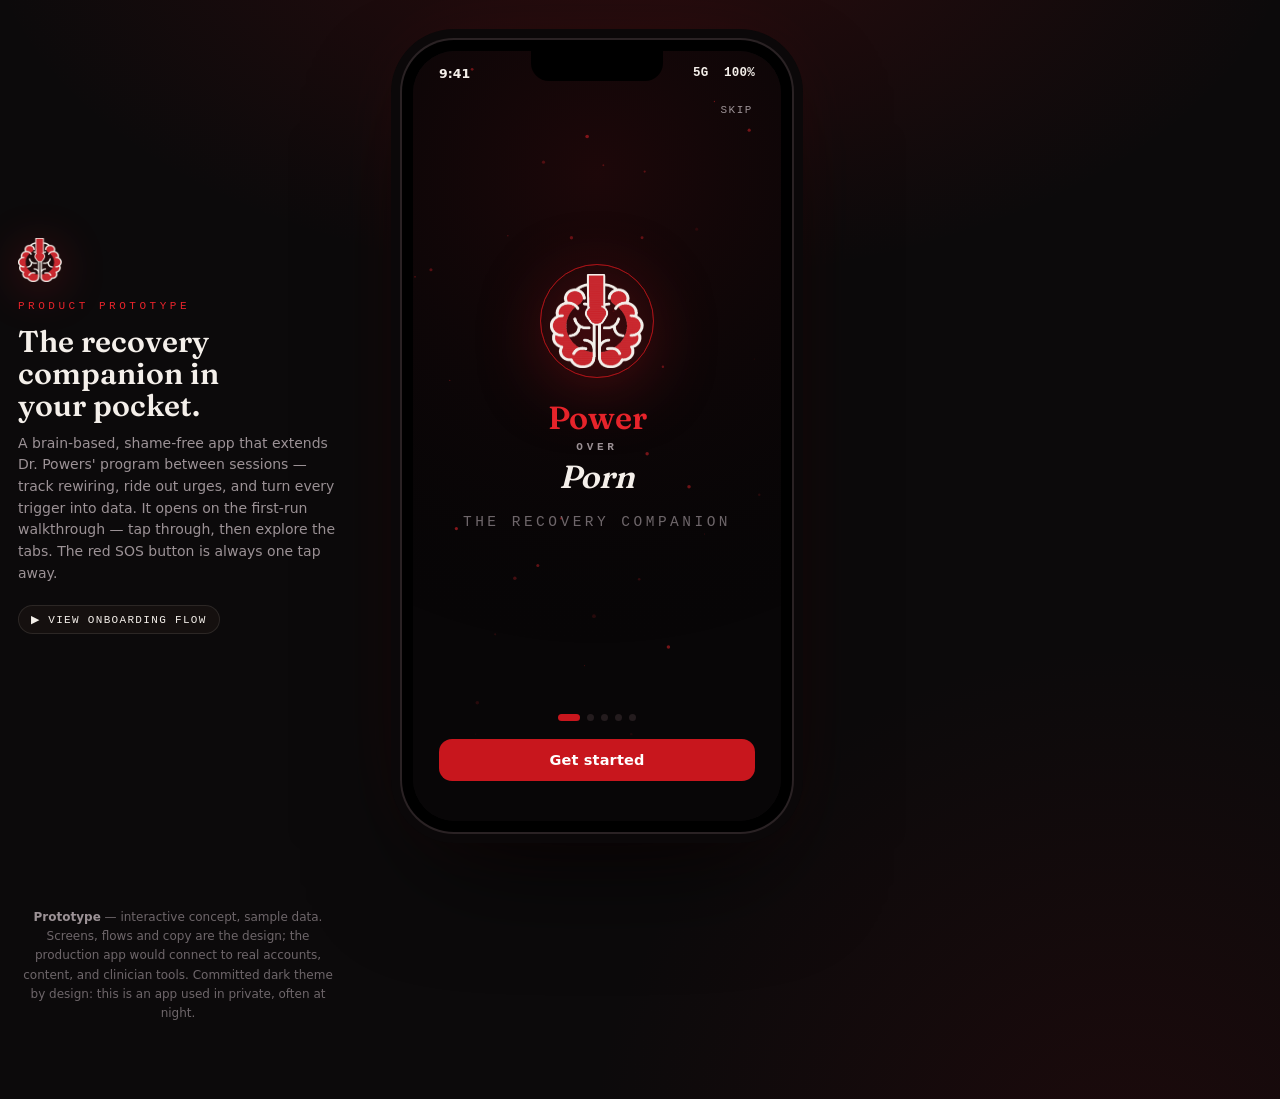
<file: app/prototype.html>
<!doctype html>
<html lang="en">
<head>
<meta charset="utf-8">
<meta name="viewport" content="width=device-width,initial-scale=1,viewport-fit=cover">
<meta name="theme-color" content="#0C0A0B">
<title>Power over Porn — App Prototype</title>
<meta name="description" content="Interactive concept for the Power over Porn recovery companion app.">
</head>
<body>
<style>
@font-face{
  font-family:"Fraunces";
  font-style:normal;font-weight:600;font-display:swap;
  src:url([data-uri]) format("woff2");
}
:root{
  --ink:#0C0A0B; --carbon:#15100F; --carbon-2:#1D1618; --carbon-3:#241C1E;
  --bone:#F4EFEA; --ash:#9C9296; --ash-dim:#6E666A;
  --signal:#C8161D; --signal-bright:#E8242B; --ember:#5E0B0F;
  --steady:#8FB39A;            /* calm / positive — a picked sage, biased warm */
  --caution:#D19A3E;           /* medium urge */
  --line:rgba(244,239,234,0.10); --line-soft:rgba(244,239,234,0.055);
  --serif:"Fraunces",Georgia,"Times New Roman",serif;
  --sans:-apple-system,"Segoe UI Variable Text","Segoe UI",system-ui,"Helvetica Neue",Arial,sans-serif;
  --mono:ui-monospace,"SF Mono","Cascadia Code",Menlo,Consolas,monospace;
  --r:20px; --r-sm:13px;
}
*{box-sizing:border-box}
html,body{margin:0}
body{
  font-family:var(--sans); color:var(--bone);
  background:
    radial-gradient(1100px 620px at 50% -8%, rgba(200,22,29,.16), transparent 60%),
    radial-gradient(900px 900px at 88% 108%, rgba(94,11,15,.20), transparent 60%),
    var(--ink);
  min-height:100vh; -webkit-font-smoothing:antialiased; text-rendering:optimizeLegibility;
}
/* ---------- stage / phone frame ---------- */
.stage{
  min-height:100vh; display:grid; grid-template-columns:1fr; place-items:center;
  gap:40px; padding:40px 18px 64px;
}
.intro{max-width:360px;text-align:center}
.intro .mark{width:44px;height:44px;margin:0 auto 14px;display:block;filter:drop-shadow(0 6px 22px rgba(200,22,29,.4))}
.intro .kick{font-family:var(--mono);font-size:11px;letter-spacing:.32em;text-transform:uppercase;color:var(--signal-bright);margin:0 0 10px}
.intro h1{font-family:var(--serif);font-weight:600;font-size:30px;line-height:1.08;margin:0 0 10px;text-wrap:balance}
.intro p{color:var(--ash);font-size:14px;line-height:1.55;margin:0}
@media(min-width:960px){
  .stage{grid-template-columns:320px auto;place-items:center start;gap:64px;align-content:center}
  .intro{text-align:left;position:sticky;top:40px}
  .intro .mark{margin:0 0 16px}
}

.device{
  position:relative; width:390px; max-width:calc(100vw - 28px); height:min(844px,88vh);
  background:#000; border-radius:52px; padding:11px;
  box-shadow:0 0 0 2px #2a2224, 0 0 0 11px #0b0809, 0 50px 120px -30px rgba(0,0,0,.9),
             0 0 90px -20px rgba(200,22,29,.18);
}
.screenwrap{position:relative;width:100%;height:100%;border-radius:42px;overflow:hidden;background:var(--ink);isolation:isolate}
.notch{position:absolute;top:0;left:50%;transform:translateX(-50%);width:132px;height:30px;background:#000;border-radius:0 0 18px 18px;z-index:40}
.statusbar{position:absolute;top:0;left:0;right:0;height:44px;display:flex;align-items:center;justify-content:space-between;padding:0 26px;font-size:12.5px;font-weight:600;z-index:30;pointer-events:none}
.statusbar .r{display:flex;gap:6px;align-items:center;font-family:var(--mono);letter-spacing:.02em}

/* ---------- screens ---------- */
.screen{position:absolute;inset:0;overflow-y:auto;overflow-x:hidden;padding:52px 18px 108px;display:none;scrollbar-width:none}
.screen::-webkit-scrollbar{display:none}
.screen.active{display:block;animation:fade .32s ease both}
@keyframes fade{from{opacity:0;transform:translateY(6px)}to{opacity:1;transform:none}}

.top{display:flex;align-items:center;justify-content:space-between;margin-bottom:18px}
.top .who{display:flex;align-items:center;gap:10px}
.top .who img{width:30px;height:30px}
.eyebrow{font-family:var(--mono);font-size:10.5px;letter-spacing:.3em;text-transform:uppercase;color:var(--ash-dim)}
.h-title{font-family:var(--serif);font-weight:600;font-size:26px;line-height:1.06;margin:2px 0 0;letter-spacing:-.01em}
.chipbtn{border:1px solid var(--line);background:var(--carbon);color:var(--bone);font-family:var(--mono);font-size:11px;letter-spacing:.12em;text-transform:uppercase;padding:7px 12px;border-radius:999px}

.card{background:linear-gradient(180deg,var(--carbon-2),var(--carbon));border:1px solid var(--line);border-radius:var(--r);padding:18px}
.card + .card{margin-top:14px}
.stack{display:flex;flex-direction:column;gap:14px}

/* progress hero */
.hero{position:relative;overflow:hidden;text-align:center;padding:26px 18px 22px}
.hero .glow{position:absolute;inset:-40% 20% auto 20%;height:220px;background:radial-gradient(circle,rgba(200,22,29,.28),transparent 68%);filter:blur(6px);z-index:0}
.ring{position:relative;width:190px;height:190px;margin:2px auto 8px;z-index:1}
.ring svg{transform:rotate(-90deg)}
.ring .num{position:absolute;inset:0;display:flex;flex-direction:column;align-items:center;justify-content:center}
.ring .num b{font-family:var(--serif);font-weight:600;font-size:62px;line-height:.9;letter-spacing:-.02em}
.ring .num span{font-family:var(--mono);font-size:10.5px;letter-spacing:.26em;text-transform:uppercase;color:var(--ash);margin-top:7px}
.milestone{position:relative;z-index:1;font-size:13.5px;color:var(--ash);margin:4px 0 0}
.milestone b{color:var(--bone);font-weight:600}

.tiles{display:grid;grid-template-columns:repeat(3,1fr);gap:10px;margin-top:14px}
.tile{background:var(--carbon);border:1px solid var(--line-soft);border-radius:var(--r-sm);padding:13px 10px;text-align:center}
.tile b{font-family:var(--serif);font-weight:600;font-size:24px;display:block;line-height:1}
.tile span{font-family:var(--mono);font-size:9.5px;letter-spacing:.14em;text-transform:uppercase;color:var(--ash-dim);display:block;margin-top:7px}

.rowhead{display:flex;align-items:center;justify-content:space-between;margin:24px 2px 12px}
.rowhead h3{font-size:13px;font-family:var(--mono);letter-spacing:.16em;text-transform:uppercase;color:var(--ash);margin:0;font-weight:600}
.rowhead a{font-size:12px;color:var(--signal-bright);text-decoration:none;font-weight:600}

.lesson{display:flex;gap:14px;align-items:center}
.lesson .badge{flex:0 0 auto;width:46px;height:46px;border-radius:13px;background:radial-gradient(circle at 30% 25%,rgba(200,22,29,.35),rgba(94,11,15,.25));border:1px solid var(--line);display:grid;place-items:center;font-family:var(--serif);font-weight:600;font-size:18px}
.lesson .body{flex:1;min-width:0}
.lesson .body .k{font-family:var(--mono);font-size:10px;letter-spacing:.16em;text-transform:uppercase;color:var(--ash-dim)}
.lesson .body .t{font-size:15px;font-weight:600;margin:3px 0 0;line-height:1.25}
.pbar{height:6px;border-radius:99px;background:var(--carbon-3);overflow:hidden;margin-top:11px}
.pbar i{display:block;height:100%;border-radius:99px;background:linear-gradient(90deg,var(--ember),var(--signal),var(--signal-bright))}
.btn{display:block;width:100%;text-align:center;margin-top:14px;background:var(--signal);color:#fff;border:none;font-family:var(--sans);font-weight:700;font-size:14.5px;padding:13px;border-radius:13px;letter-spacing:.01em}
.btn:active{transform:scale(.985)}
.btn.ghost{background:transparent;border:1px solid var(--line);color:var(--bone)}
.btn.steady{background:var(--steady);color:#0e1a13}

/* urge quick chips */
.urgeask{font-size:15px;font-weight:600;margin:0 0 12px}
.pills{display:flex;gap:8px}
.pill{flex:1;border:1px solid var(--line);background:var(--carbon);border-radius:12px;padding:11px 6px;text-align:center;font-size:12.5px;font-weight:600;position:relative}
.pill .dot{width:9px;height:9px;border-radius:50%;display:block;margin:0 auto 7px}
.pill.sel{border-color:currentColor;box-shadow:inset 0 0 0 1px currentColor}
.pill.calm{color:var(--steady)} .pill.notice{color:var(--caution)} .pill.strong{color:var(--signal-bright)}
.pill .dot.calm{background:var(--steady)} .pill .dot.notice{background:var(--caution)} .pill .dot.strong{background:var(--signal-bright)}
.pill .lbl{color:var(--bone)}

.quote{font-family:var(--serif);font-weight:600;font-style:italic;font-size:20px;line-height:1.3;text-wrap:balance}
.quote + .qby{font-family:var(--mono);font-size:10.5px;letter-spacing:.18em;text-transform:uppercase;color:var(--ash-dim);margin-top:10px}

/* program phases */
.phase{display:flex;gap:14px;align-items:flex-start;position:relative}
.phase .n{flex:0 0 auto;width:34px;height:34px;border-radius:50%;display:grid;place-items:center;font-family:var(--mono);font-size:13px;font-weight:600;border:1px solid var(--line);color:var(--ash)}
.phasecard.done .n{background:var(--steady);color:#0e1a13;border-color:transparent}
.phasecard.active .n{background:var(--signal);color:#fff;border-color:transparent;box-shadow:0 0 0 4px rgba(200,22,29,.18)}
.phase .pt{flex:1;min-width:0}
.phase .pt .t{font-size:15.5px;font-weight:700;line-height:1.2}
.phase .pt .d{font-size:12.5px;color:var(--ash);margin-top:3px;line-height:1.4}
.phase .pt .meta{font-family:var(--mono);font-size:10px;letter-spacing:.12em;text-transform:uppercase;color:var(--ash-dim);margin-top:8px;display:flex;gap:12px;align-items:center}
.state{font-family:var(--mono);font-size:9.5px;letter-spacing:.14em;text-transform:uppercase;padding:4px 8px;border-radius:99px;border:1px solid var(--line)}
.state.done{color:var(--steady);border-color:rgba(143,179,154,.4)}
.state.active{color:var(--signal-bright);border-color:rgba(232,36,43,.5)}
.state.locked{color:var(--ash-dim)}
.sublessons{margin:12px 0 0;padding:12px 0 2px;border-top:1px solid var(--line-soft);display:none}
.phasecard.open .sublessons{display:block;animation:fade .3s ease both}
.sl{display:flex;align-items:center;gap:11px;padding:9px 0;font-size:13.5px}
.sl .c{width:20px;height:20px;border-radius:50%;border:1.5px solid var(--line);flex:0 0 auto;display:grid;place-items:center;font-size:11px}
.sl.done .c{background:var(--steady);border-color:transparent;color:#0e1a13}
.sl.now .c{border-color:var(--signal);color:var(--signal-bright)}
.sl .tt{flex:1}
.sl .du{font-family:var(--mono);font-size:10.5px;color:var(--ash-dim)}

/* SOS */
#sos{background:radial-gradient(120% 90% at 50% 12%,rgba(94,11,15,.55),transparent 55%),radial-gradient(90% 70% at 50% 105%,rgba(200,22,29,.22),transparent 60%),#080606;padding-top:56px}
.sos-head{text-align:center;margin-bottom:6px}
.sos-head .k{font-family:var(--mono);font-size:11px;letter-spacing:.3em;text-transform:uppercase;color:var(--signal-bright)}
.sos-head h2{font-family:var(--serif);font-weight:600;font-size:25px;line-height:1.12;margin:10px 14px 0;text-wrap:balance}
.breath{position:relative;width:236px;height:236px;margin:26px auto 8px;display:grid;place-items:center}
.breath .halo{position:absolute;inset:0;border-radius:50%;background:radial-gradient(circle,rgba(200,22,29,.34),transparent 66%)}
.breath .orb{width:150px;height:150px;border-radius:50%;background:radial-gradient(circle at 38% 32%,rgba(232,36,43,.9),var(--ember));box-shadow:0 0 60px -6px rgba(200,22,29,.7),inset 0 0 40px rgba(0,0,0,.35);animation:breathe 10s ease-in-out infinite}
.breath .word{position:absolute;font-family:var(--mono);font-size:12px;letter-spacing:.28em;text-transform:uppercase;color:#fff;text-shadow:0 1px 8px rgba(0,0,0,.6)}
@keyframes breathe{0%,100%{transform:scale(.62)}45%,55%{transform:scale(1)}}
.timer{text-align:center;font-family:var(--serif);font-weight:600;font-size:44px;letter-spacing:.02em;font-variant-numeric:tabular-nums}
.timer + .tsub{text-align:center;font-family:var(--mono);font-size:10.5px;letter-spacing:.2em;text-transform:uppercase;color:var(--ash);margin-top:2px}
.sos-actions{display:grid;grid-template-columns:1fr 1fr;gap:10px;margin-top:22px}
.sos-actions button{background:rgba(255,255,255,.05);border:1px solid var(--line);color:var(--bone);border-radius:14px;padding:14px 10px;font-size:13px;font-weight:600;text-align:left;line-height:1.25}
.sos-actions button span{display:block;font-family:var(--mono);font-size:9.5px;letter-spacing:.12em;text-transform:uppercase;color:var(--ash-dim);margin-top:4px;font-weight:400}
.sos-through{margin-top:12px}
.reassure{text-align:center;font-size:13px;color:var(--ash);margin:16px 8px 0;line-height:1.5}
.reassure b{color:var(--bone)}

/* reflect */
/* mood scale styles live with onboarding block */

/* connect / consent */
.reassure-card{display:flex;gap:12px;align-items:flex-start;background:rgba(143,179,154,.08);border:1px solid rgba(143,179,154,.22);border-radius:14px;padding:14px;font-size:13px;line-height:1.5;color:var(--bone);margin-bottom:2px}
.conns{padding:2px 18px}
.conn{display:flex;align-items:center;gap:13px;width:100%;background:none;border:none;padding:14px 0;border-top:1px solid var(--line-soft);text-align:left;color:var(--bone)}
.conn:first-child{border-top:none}
.conn-ic{width:38px;height:38px;border-radius:10px;background:var(--carbon-3);border:1px solid var(--line);display:grid;place-items:center;font-family:var(--serif);font-weight:600;font-size:16px;flex:0 0 auto;color:var(--bone)}
.conn-ic svg{width:19px;height:19px}
.conn-ic.be{font-size:13px;letter-spacing:.02em}
.conn-b{flex:1;min-width:0}
.conn-b b{font-size:14.5px}
.conn-b small{display:block;color:var(--ash);font-size:12px;margin-top:2px}
.conn-st{font-family:var(--mono);font-size:9.5px;letter-spacing:.1em;text-transform:uppercase;color:var(--signal-bright);border:1px solid var(--line);padding:6px 11px;border-radius:99px;flex:0 0 auto}
.conn-st.on{color:var(--steady);border-color:rgba(143,179,154,.4)}
.auth-head{text-align:center;padding:8px 8px 2px}
.auth-head h2{font-family:var(--serif);font-weight:600;font-size:24px;margin:16px 0 8px}
.auth-head p{color:var(--ash);font-size:13.5px;line-height:1.55;margin:0 8px}
.conn-ic.big{width:62px;height:62px;border-radius:17px;font-size:24px;margin:0 auto}
.conn-ic.big svg{width:30px;height:30px}
.perm{display:flex;align-items:center;justify-content:space-between;gap:14px;padding:15px 0;border-top:1px solid var(--line-soft)}
.perm:first-child{border-top:none}
.perm b{font-size:14px}
.perm small{display:block;color:var(--ash);font-size:12px;margin-top:2px}
.nevers{padding:14px 18px}
.never{display:flex;gap:10px;align-items:center;font-size:13px;color:var(--ash);padding:7px 0}
.never svg{width:15px;height:15px;color:var(--ash-dim);flex:0 0 auto}


/* today nudge */
.nudge{background:radial-gradient(120% 120% at 12% 0%,rgba(209,154,62,.13),transparent 55%),var(--carbon-2);border:1px solid rgba(209,154,62,.34);border-radius:var(--r);padding:16px 18px;margin-top:14px}
.nudge-k{font-family:var(--mono);font-size:10px;letter-spacing:.14em;text-transform:uppercase;color:var(--caution)}
.nudge-t{font-size:16px;font-weight:700;margin:7px 0 4px}
.nudge-d{font-size:13px;color:var(--ash);line-height:1.5}
.nudge .btn{margin-top:13px}
/* meditate / be333 */
.be-row{display:flex;align-items:center;gap:13px}
.be-logo{width:46px;height:46px;border-radius:12px;background:linear-gradient(135deg,#241c1e,#15100f);border:1px solid var(--line);display:grid;place-items:center;font-family:var(--serif);font-weight:600;font-size:18px;color:var(--bone);letter-spacing:.02em}
.be-s{font-size:12px;color:var(--ash);margin-top:4px;display:flex;align-items:center;gap:6px}
.be-note{font-size:12.5px;color:var(--ash);line-height:1.55;margin:13px 0 0}
.med-options{display:flex;gap:10px;margin-bottom:12px}
.med-opt{flex:1;background:var(--carbon);border:1px solid var(--line);border-radius:14px;padding:15px 8px;text-align:center;color:var(--bone)}
.med-opt b{font-family:var(--serif);font-weight:600;font-size:28px;display:block;line-height:1}
.med-opt span{font-family:var(--mono);font-size:9px;letter-spacing:.07em;text-transform:uppercase;color:var(--ash-dim);display:block;margin-top:7px}
.med-opt.sel{border-color:var(--signal);box-shadow:inset 0 0 0 1px var(--signal)}
.sos-actions .span2{grid-column:1/-1}


/* signals / biofeedback */
.dev{display:flex;align-items:center;gap:11px;padding:11px 0;font-size:14px;border-top:1px solid var(--line-soft)}
.dev-dot{width:8px;height:8px;border-radius:50%;background:var(--ash-dim);flex:0 0 auto}
.dev-dot.on{background:var(--steady);box-shadow:0 0 9px var(--steady)}
.dev-n{font-weight:600;flex:1}
.dev-s{font-family:var(--mono);font-size:11px;color:var(--ash)}
.dev.add{color:var(--signal-bright);font-family:var(--mono);font-size:12px;letter-spacing:.02em}
.mono-note{font-family:var(--mono);font-size:11px;color:var(--ash);text-transform:none;letter-spacing:.04em}
.stress{width:100%;height:auto;display:block}
.chart-x{display:flex;justify-content:space-between;margin-top:9px;font-family:var(--mono);font-size:9.5px;letter-spacing:.04em;color:var(--ash-dim)}
.chart-cap{font-size:13px;color:var(--ash);line-height:1.5;margin:13px 0 0}
.chart-cap b{color:var(--bone)}
.riskclock{display:flex;align-items:flex-end;gap:2px;height:74px}
.riskclock i{flex:1;background:var(--carbon-3);border-radius:2px;min-height:4px}
.riskclock i.hot{background:linear-gradient(180deg,var(--signal-bright),var(--ember))}
.clock-x{display:flex;justify-content:space-between;margin-top:9px;font-family:var(--mono);font-size:9.5px;color:var(--ash-dim)}
.risk-note{font-size:13px;color:var(--ash);line-height:1.5;margin-top:13px}
.risk-note b{color:var(--bone)}
.toggle-row{display:flex;align-items:center;justify-content:space-between;gap:14px;margin-top:16px;font-size:13.5px;font-weight:600}
.toggle-row small{display:block;font-weight:400;color:var(--ash);font-size:12px;margin-top:3px}
.switch{width:42px;height:24px;border-radius:99px;background:var(--carbon-3);position:relative;flex:0 0 auto}
.switch.on{background:var(--signal)}
.switch::after{content:"";position:absolute;top:2.5px;left:2.5px;width:19px;height:19px;border-radius:50%;background:#fff;transition:left .2s}
.switch.on::after{left:20px}
.sig{display:flex;gap:13px;align-items:flex-start}
.sig b{font-size:14px;line-height:1.3}
.sig-s{font-size:12.5px;color:var(--ash);margin-top:5px;line-height:1.5}
.biolink{display:flex;gap:13px;align-items:center}

.tagwrap{display:flex;flex-wrap:wrap;gap:8px;margin-top:8px}
.tag{border:1px solid var(--line);background:var(--carbon);border-radius:99px;padding:8px 13px;font-size:12.5px;font-weight:600;color:var(--bone)}
.tag.sel{background:rgba(200,22,29,.16);border-color:var(--signal);color:#fff}
.prompt{font-family:var(--serif);font-weight:600;font-style:italic;font-size:17px;line-height:1.35;color:var(--bone);margin:0 0 10px}
.composer{width:100%;min-height:92px;background:var(--carbon);border:1px solid var(--line);border-radius:13px;color:var(--bone);font-family:var(--sans);font-size:14px;line-height:1.5;padding:12px;resize:none}
.composer::placeholder{color:var(--ash-dim)}
.entry{display:flex;gap:12px;padding:13px 0;border-top:1px solid var(--line-soft)}
.entry .md{width:10px;height:10px;border-radius:50%;margin-top:5px;flex:0 0 auto}
.entry .ec .d{font-family:var(--mono);font-size:10px;letter-spacing:.12em;text-transform:uppercase;color:var(--ash-dim)}
.entry .ec .s{font-size:13.5px;color:var(--ash);margin-top:4px;line-height:1.45}
.insight{display:flex;gap:11px;align-items:flex-start;background:rgba(143,179,154,.08);border:1px solid rgba(143,179,154,.25);border-radius:13px;padding:13px;font-size:13px;line-height:1.45;color:var(--bone)}
.insight .i{color:var(--steady);font-size:16px;line-height:1}

/* you / progress */
.profile{display:flex;align-items:center;gap:14px}
.profile img{width:56px;height:56px}
.profile .pn{font-family:var(--serif);font-weight:600;font-size:21px;line-height:1}
.profile .pm{font-family:var(--mono);font-size:11px;letter-spacing:.1em;text-transform:uppercase;color:var(--ash-dim);margin-top:6px}
.heat{display:grid;grid-template-columns:repeat(14,1fr);gap:4px;margin-top:4px}
.heat i{aspect-ratio:1;border-radius:3px;background:var(--carbon-3)}
.heat i.l1{background:rgba(143,179,154,.32)} .heat i.l2{background:rgba(143,179,154,.6)} .heat i.l3{background:var(--steady)}
.heat i.miss{background:rgba(200,22,29,.35)}
.legend{display:flex;gap:12px;align-items:center;font-family:var(--mono);font-size:9.5px;letter-spacing:.1em;text-transform:uppercase;color:var(--ash-dim);margin-top:12px;flex-wrap:wrap}
.legend .sw{display:inline-flex;align-items:center;gap:5px}
.legend .sw i{width:9px;height:9px;border-radius:2px;display:inline-block}
.bars{display:flex;flex-direction:column;gap:11px;margin-top:4px}
.bar .bl{display:flex;justify-content:space-between;font-size:12.5px;margin-bottom:6px}
.bar .bl b{font-weight:600} .bar .bl span{color:var(--ash);font-family:var(--mono);font-size:11px}
.bar .bt{height:8px;border-radius:99px;background:var(--carbon-3);overflow:hidden}
.bar .bt i{display:block;height:100%;border-radius:99px;background:linear-gradient(90deg,var(--ember),var(--signal))}
.badges{display:grid;grid-template-columns:repeat(2,1fr);gap:10px;margin-top:4px}
.mb{background:var(--carbon);border:1px solid var(--line-soft);border-radius:13px;padding:13px;display:flex;gap:11px;align-items:center}
.mb .e{font-size:20px}
.mb .t{font-size:13px;font-weight:600;line-height:1.2}
.mb .t small{display:block;font-weight:400;color:var(--ash-dim);font-family:var(--mono);font-size:9.5px;letter-spacing:.1em;text-transform:uppercase;margin-top:3px}
.mb.locked{opacity:.45}
.setrow{display:flex;align-items:center;justify-content:space-between;padding:14px 0;border-top:1px solid var(--line-soft);font-size:14px}
.setrow:first-child{border-top:none}
.setrow .rl{display:flex;align-items:center;gap:12px}
.setrow .ic{width:30px;height:30px;border-radius:9px;background:var(--carbon);border:1px solid var(--line-soft);display:grid;place-items:center;font-size:14px}
.setrow .cv{color:var(--ash-dim);font-size:19px}
.ally{display:flex;align-items:center;gap:13px}
.ally .av{width:42px;height:42px;border-radius:50%;background:linear-gradient(135deg,#3a2e30,#241c1e);display:grid;place-items:center;font-family:var(--serif);font-weight:600;font-size:17px;border:1px solid var(--line)}
.ally .an{font-size:14.5px;font-weight:600} .ally .as{font-size:12px;color:var(--ash);margin-top:2px;display:flex;align-items:center;gap:6px}
.online{width:7px;height:7px;border-radius:50%;background:var(--steady);display:inline-block}

.crisis{margin-top:18px;text-align:center;font-size:11.5px;color:var(--ash-dim);line-height:1.5}
.crisis a{color:var(--signal-bright);text-decoration:none}

/* tab bar */
.tabbar{position:absolute;left:0;right:0;bottom:0;height:88px;z-index:35;display:flex;align-items:flex-start;justify-content:space-around;padding:12px 14px 0;background:linear-gradient(180deg,rgba(12,10,11,0),rgba(12,10,11,.92) 42%,#0b0809);backdrop-filter:blur(12px);border-top:1px solid var(--line-soft)}
.tab{background:none;border:none;color:var(--ash-dim);display:flex;flex-direction:column;align-items:center;gap:5px;font-family:var(--mono);font-size:9px;letter-spacing:.08em;text-transform:uppercase;flex:1;padding-top:6px}
.tab svg{width:23px;height:23px;stroke:currentColor;fill:none;stroke-width:1.7}
.tab.on{color:var(--bone)}
.tab.sos{position:relative;top:-16px;flex:0 0 auto}
.tab.sos .fab{width:60px;height:60px;border-radius:50%;background:radial-gradient(circle at 40% 32%,var(--signal-bright),var(--signal));display:grid;place-items:center;box-shadow:0 10px 30px -6px rgba(200,22,29,.7),0 0 0 5px rgba(200,22,29,.14);animation:pulse 3.4s ease-in-out infinite}
.tab.sos .fab svg{width:26px;height:26px;stroke:#fff;stroke-width:2}
.tab.sos span{color:var(--signal-bright);margin-top:9px;font-weight:600}
@keyframes pulse{0%,100%{box-shadow:0 10px 30px -6px rgba(200,22,29,.6),0 0 0 5px rgba(200,22,29,.12)}50%{box-shadow:0 10px 34px -6px rgba(200,22,29,.8),0 0 0 9px rgba(200,22,29,.05)}}

.hide{display:none!important}
@media(prefers-reduced-motion:reduce){
  *{animation:none!important;transition:none!important}
}
.foot{max-width:820px;text-align:center;color:var(--ash-dim);font-size:12px;line-height:1.6}
.foot b{color:var(--ash)}

/* lesson detail */
.back{display:inline-flex;align-items:center;gap:6px;font-family:var(--mono);font-size:11px;letter-spacing:.12em;text-transform:uppercase;color:var(--ash);background:none;border:none;padding:0;margin-bottom:14px}
.lesson-title{font-family:var(--serif);font-weight:600;font-size:28px;line-height:1.08;letter-spacing:-.01em;margin:2px 0 8px;text-wrap:balance}
.lmeta{font-family:var(--mono);font-size:10.5px;letter-spacing:.14em;text-transform:uppercase;color:var(--ash-dim);display:flex;gap:14px;margin-bottom:16px}
.audio{display:flex;align-items:center;gap:14px;background:linear-gradient(180deg,var(--carbon-2),var(--carbon));border:1px solid var(--line);border-radius:16px;padding:14px 16px}
.audio .play{width:46px;height:46px;border-radius:50%;background:var(--signal);border:none;display:grid;place-items:center;flex:0 0 auto}
.audio .play svg{width:18px;height:18px;fill:#fff}
.wave{flex:1;height:30px;display:flex;align-items:center;gap:2.5px;overflow:hidden}
.wave i{flex:1;background:var(--ash-dim);border-radius:2px;min-width:2px}
.wave i.on{background:var(--signal-bright)}
.audio .t{font-family:var(--mono);font-size:11px;color:var(--ash)}
.body-copy{font-size:15px;line-height:1.62;color:#e7e0da}
.body-copy p{margin:14px 0}
.pullquote{font-family:var(--serif);font-weight:600;font-style:italic;font-size:20px;line-height:1.32;color:var(--bone);border-left:2px solid var(--signal);padding-left:16px;margin:20px 0;text-wrap:balance}
.takeaways{list-style:none;padding:0;margin:6px 0 0}
.takeaways li{display:flex;gap:11px;align-items:flex-start;font-size:14px;line-height:1.45;padding:9px 0;border-top:1px solid var(--line-soft)}
.takeaways li:first-child{border-top:none}
.takeaways .b{color:var(--steady);font-size:15px;line-height:1.3;flex:0 0 auto}
.trycard{background:radial-gradient(120% 120% at 20% 0%,rgba(200,22,29,.16),transparent 60%),var(--carbon);border:1px solid rgba(200,22,29,.3);border-radius:16px;padding:16px;margin-top:8px}
.trycard .tk{font-family:var(--mono);font-size:10px;letter-spacing:.16em;text-transform:uppercase;color:var(--signal-bright)}
.trycard .tt{font-size:15px;font-weight:600;margin:5px 0 0}

/* onboarding */
#onboarding{padding:0;overflow:hidden;background:#080607;display:none}
#onboarding.active{display:block}
.screen#onboarding.active ~ .tabbar{display:none}
#embers{position:absolute;inset:0;width:100%;height:100%;z-index:0}
.ob-skip2{position:absolute;top:52px;right:22px;z-index:5;background:none;border:none;color:var(--ash);font-family:var(--mono);font-size:11px;letter-spacing:.14em;text-transform:uppercase}
.ob-viewport{position:absolute;inset:0;overflow:hidden;z-index:1}
.ob-track{display:flex;height:100%;transform:translateX(calc(var(--i) * -100%));transition:transform .55s cubic-bezier(.7,0,.15,1)}
.ob-slide{flex:0 0 100%;height:100%;display:flex;flex-direction:column;justify-content:center;align-items:center;text-align:center;padding:64px 30px 156px}
.ob-slide h2{font-family:var(--serif);font-weight:600;font-size:29px;line-height:1.1;letter-spacing:-.01em;margin:28px 0 12px;text-wrap:balance}
.ob-slide p{color:var(--ash);font-size:14.5px;line-height:1.6;margin:0;max-width:300px}
.ob-slide .ob-k{font-family:var(--mono);font-size:11px;letter-spacing:.3em;text-transform:uppercase;color:var(--signal-bright)}
.ob-slide>*{opacity:0;transform:translateY(16px)}
.ob-track.ready .ob-slide.show>*{opacity:1;transform:none;transition:opacity .6s ease,transform .6s cubic-bezier(.2,.7,.2,1)}
.ob-track.ready .ob-slide.show>*:nth-child(2){transition-delay:.09s}
.ob-track.ready .ob-slide.show>*:nth-child(3){transition-delay:.18s}
.ob-track.ready .ob-slide.show>*:nth-child(4){transition-delay:.27s}
.splash-logo{position:relative;width:150px;height:150px;display:grid;place-items:center}
.splash-logo img{width:94px;height:94px;z-index:2;filter:drop-shadow(0 10px 34px rgba(200,22,29,.6))}
.splash-logo .ring1,.splash-logo .ring2{position:absolute;inset:18px;border-radius:50%;border:1px solid rgba(200,22,29,.55)}
.splash-logo .ring1{animation:halo 2.8s ease-out infinite}
.splash-logo .ring2{animation:halo 2.8s ease-out infinite 1.4s}
@keyframes halo{0%{transform:scale(.55);opacity:.85}100%{transform:scale(1.7);opacity:0}}
.splash-wm{font-family:var(--serif);font-weight:600;font-size:32px;line-height:1;margin-top:6px;display:flex;flex-direction:column;align-items:center;color:var(--signal-bright)}
.splash-wm em{font-family:var(--mono);font-style:normal;font-size:11px;letter-spacing:.34em;text-transform:uppercase;color:var(--ash);margin:8px 0}
.splash-wm span{color:var(--bone);font-style:italic}
.splash-tag{color:var(--ash-dim)!important;font-family:var(--mono);font-size:10.5px;letter-spacing:.24em;text-transform:uppercase;margin-top:18px!important}
.illo{width:210px;height:200px;display:grid;place-items:center;position:relative}
.loop{position:relative;width:180px;height:180px;border-radius:50%;border:1px dashed rgba(244,239,234,.15)}
.loop .node{position:absolute;font-family:var(--mono);font-size:10px;letter-spacing:.1em;text-transform:uppercase;color:var(--ash);background:var(--carbon-2);border:1px solid var(--line);padding:6px 10px;border-radius:99px}
.loop .n1{top:-14px;left:50%;transform:translateX(-50%)}
.loop .n2{bottom:6px;left:-6px}
.loop .n3{bottom:6px;right:-6px}
.loop .orbit{position:absolute;inset:-1px;animation:spin 4.5s linear infinite}
.loop .orbit i{position:absolute;top:-5px;left:50%;width:11px;height:11px;margin-left:-5px;border-radius:50%;background:var(--signal-bright);box-shadow:0 0 16px 2px rgba(200,22,29,.8)}
@keyframes spin{to{transform:rotate(360deg)}}
#obwave{width:230px;height:150px}
.lockillo{position:relative;width:130px;height:130px;display:grid;place-items:center}
.lockillo svg{width:62px;height:62px;color:var(--bone);z-index:2}
.lockillo .lp{position:absolute;inset:0;border-radius:30px;background:radial-gradient(circle,rgba(200,22,29,.30),transparent 66%);animation:pulseglow 3s ease-in-out infinite}
@keyframes pulseglow{0%,100%{opacity:.45;transform:scale(.9)}50%{opacity:1;transform:scale(1.06)}}
.ob-input{width:100%;max-width:320px;background:var(--carbon);border:1px solid var(--line);border-radius:13px;color:var(--bone);font-family:var(--serif);font-style:italic;font-size:16px;padding:14px 16px;text-align:center;margin:8px 0 12px}
.ob-input::placeholder{color:var(--ash-dim)}
.ob-note{font-size:12.5px!important;color:var(--ash-dim)!important}
.ob-controls{position:absolute;left:0;right:0;bottom:0;z-index:4;padding:24px 26px 40px;background:linear-gradient(180deg,transparent,#080607 42%)}
#obdots{display:flex;gap:7px;justify-content:center;margin-bottom:18px}
#obdots i{width:7px;height:7px;border-radius:99px;background:var(--carbon-3);transition:all .3s}
#obdots i.on{background:var(--signal);width:22px}
/* scale + icons */
.scale{display:flex;align-items:flex-end;justify-content:space-between;gap:9px;margin-top:8px;height:74px}
.scale button{flex:1;height:100%;display:flex;align-items:flex-end;background:none;border:none;padding:0}
.scale button i{width:100%;border-radius:8px;background:var(--carbon-3);border:1px solid var(--line-soft);transition:all .2s}
.scale button.sel i{background:linear-gradient(180deg,var(--signal-bright),var(--ember));border-color:transparent;box-shadow:0 6px 18px -7px rgba(200,22,29,.7)}
.scale-labels{display:flex;justify-content:space-between;margin-top:10px;font-family:var(--mono);font-size:10.5px;letter-spacing:.12em;text-transform:uppercase;color:var(--ash-dim)}
.scale-labels #moodword{color:var(--bone)}
.mi{width:26px;height:26px;flex:0 0 auto;display:grid;place-items:center;border-radius:50%}
.mi svg{width:15px;height:15px}
.mi.done{background:rgba(143,179,154,.15);color:var(--steady);border:1px solid rgba(143,179,154,.42)}
.mi.lock{color:var(--ash-dim);border:1px solid var(--line)}
.priv{display:flex;gap:13px;align-items:flex-start}
.setrow .ic svg{width:15px;height:15px;stroke:var(--ash);fill:none;stroke-width:1.7}
</style>

<div class="stage">
  <div class="intro">
    <img class="mark" src="[data-uri]" alt="Power over Porn">
    <p class="kick">Product prototype</p>
    <h1>The recovery companion in your pocket.</h1>
    <p>A brain-based, shame-free app that extends Dr. Powers' program between sessions — track rewiring, ride out urges, and turn every trigger into data. It opens on the first-run walkthrough — tap through, then explore the tabs. The red SOS button is always one tap away.</p>
    <button class="chipbtn" data-go="onboarding" style="margin-top:20px">▶ View onboarding flow</button>
  </div>

  <div class="device" role="application" aria-label="Power over Porn app prototype">
    <div class="screenwrap">
      <div class="notch"></div>
      <div class="statusbar"><span>9:41</span><span class="r">5G&nbsp;&nbsp;100%</span></div>

      <!-- ============ TODAY ============ -->
      <section class="screen" id="today">
        <div class="top">
          <div class="who"><img src="[data-uri]" alt=""><div><div class="eyebrow">Tuesday · Jul 27</div><div style="font-weight:700;font-size:15px;margin-top:1px">Good evening, Alex</div></div></div>
          <button class="chipbtn" data-go="you">Day 24</button>
        </div>

        <div class="card hero">
          <div class="glow"></div>
          <div class="ring">
            <svg width="190" height="190" viewBox="0 0 190 190">
              <circle cx="95" cy="95" r="82" stroke="rgba(244,239,234,.08)" stroke-width="12" fill="none"/>
              <circle id="ringfg" cx="95" cy="95" r="82" stroke="url(#g1)" stroke-width="12" fill="none" stroke-linecap="round" stroke-dasharray="515" stroke-dashoffset="515"/>
              <defs><linearGradient id="g1" x1="0" y1="0" x2="1" y2="1"><stop offset="0" stop-color="#5E0B0F"/><stop offset=".5" stop-color="#C8161D"/><stop offset="1" stop-color="#E8242B"/></linearGradient></defs>
            </svg>
            <div class="num"><b>24</b><span>Days rewiring</span></div>
          </div>
          <p class="milestone">6 days to your next milestone — <b>Neural Reset (30 days)</b></p>
        </div>

        <div class="tiles">
          <div class="tile"><b>47</b><span>Urges surfed</span></div>
          <div class="tile"><b>21</b><span>Check-ins</span></div>
          <div class="tile"><b>24</b><span>Longest run</span></div>
        </div>

        <div class="nudge" data-go="meditate">
          <div class="nudge-k">◑ Heads-up · high-risk window in 30 min</div>
          <div class="nudge-t">Your 11:00 PM window is coming up</div>
          <div class="nudge-d">Get ahead of the wave — a few minutes of practice now makes it smaller. Your body will thank you.</div>
          <button class="btn" data-go="meditate">Start a 5-min practice</button>
        </div>

        <div class="rowhead"><h3>Today's focus</h3><a data-go="program">Program →</a></div>
        <div class="card">
          <div class="lesson">
            <div class="badge">3·2</div>
            <div class="body">
              <div class="k">Phase 3 · Surf the Urge</div>
              <div class="t">Riding the 90-second wave</div>
            </div>
          </div>
          <div class="pbar"><i style="width:40%"></i></div>
          <button class="btn" data-go="lesson">Continue lesson</button>
        </div>

        <div class="rowhead"><h3>Right now</h3></div>
        <div class="card">
          <p class="urgeask">How strong is the pull right now?</p>
          <div class="pills" id="urgepills">
            <button class="pill calm" data-u="calm"><span class="dot calm"></span><span class="lbl">Calm</span></button>
            <button class="pill notice" data-u="notice"><span class="dot notice"></span><span class="lbl">Noticing</span></button>
            <button class="pill strong" data-u="strong"><span class="dot strong"></span><span class="lbl">Strong</span></button>
          </div>
        </div>

        <div class="card">
          <p class="quote">"An urge is a wave, not an order. You can feel it rise, crest, and pass — without acting on it."</p>
          <p class="qby">Dr. Raychel Powers, Psy.D.</p>
        </div>

        <p class="crisis">In crisis? Call or text <a href="#">988</a> (US) · This app supports, it doesn't replace, professional care.</p>
      </section>

      <!-- ============ PROGRAM ============ -->
      <section class="screen" id="program">
        <div class="top"><div><div class="eyebrow">The Recovery Model</div><div class="h-title">Six phases</div></div><button class="chipbtn">42%</button></div>
        <div class="card" style="padding:15px 18px">
          <div style="display:flex;justify-content:space-between;font-size:12.5px;margin-bottom:9px"><span style="color:var(--ash)">Overall progress</span><span style="font-family:var(--mono)">11 / 26 lessons</span></div>
          <div class="pbar"><i style="width:42%"></i></div>
        </div>

        <div class="stack" style="margin-top:14px">
          <div class="card phasecard done"><div class="phase"><div class="n">✓</div><div class="pt"><div class="t">Understand the brain</div><div class="d">Why willpower keeps losing — dopamine, cues, and the habit loop.</div><div class="meta"><span class="state done">Complete</span><span>4 lessons</span></div></div></div></div>

          <div class="card phasecard done"><div class="phase"><div class="n">✓</div><div class="pt"><div class="t">Map your triggers</div><div class="d">HALT, cue-mapping, and the situations that set the loop running.</div><div class="meta"><span class="state done">Complete</span><span>5 lessons</span></div></div></div></div>

          <div class="card phasecard active open" id="p3">
            <div class="phase" data-toggle="p3">
              <div class="n">3</div>
              <div class="pt"><div class="t">Surf the urge</div><div class="d">The 90-second skill — feel the wave without riding it to the shore.</div><div class="meta"><span class="state active">In progress</span><span>2 / 5 lessons</span></div></div>
            </div>
            <div class="sublessons">
              <div class="sl done"><div class="c">✓</div><div class="tt">What an urge actually is</div><div class="du">6 min</div></div>
              <div class="sl done"><div class="c">✓</div><div class="tt">The 90-second wave</div><div class="du">8 min</div></div>
              <div class="sl now" data-go="lesson" style="cursor:pointer"><div class="c">▶</div><div class="tt">Urge surfing, guided</div><div class="du">10 min</div></div>
              <div class="sl"><div class="c"></div><div class="tt">Building your SOS plan</div><div class="du">7 min</div></div>
              <div class="sl"><div class="c"></div><div class="tt">Practice: three waves</div><div class="du">exercise</div></div>
              <button class="btn" data-go="sos" style="margin-top:14px">Practice in the SOS tool</button>
            </div>
          </div>

          <div class="card phasecard"><div class="phase"><div class="n">4</div><div class="pt"><div class="t">Rewire the reward</div><div class="d">Rebuild your dopamine baseline with real, earned rewards.</div><div class="meta"><span class="state locked">Locked</span><span>4 lessons</span></div></div></div></div>

          <div class="card phasecard"><div class="phase"><div class="n">5</div><div class="pt"><div class="t">Repair intimacy</div><div class="d">Connection over compensation — desire, shame, and relationships.</div><div class="meta"><span class="state locked">Locked</span><span>5 lessons</span></div></div></div></div>

          <div class="card phasecard"><div class="phase"><div class="n">6</div><div class="pt"><div class="t">Relapse as data</div><div class="d">A slip is information, not a verdict. Bounce back without the spiral.</div><div class="meta"><span class="state locked">Locked</span><span>3 lessons</span></div></div></div></div>
        </div>
      </section>

      <!-- ============ SOS ============ -->
      <section class="screen" id="sos">
        <div class="sos-head">
          <div class="k">Urge support</div>
          <h2>This is an urge — not an emergency.</h2>
        </div>
        <div class="breath"><div class="halo"></div><div class="orb"></div><div class="word" id="breathword">Breathe</div></div>
        <div class="timer" id="sostimer">01:30</div>
        <div class="tsub">Ride the wave</div>

        <div class="sos-actions">
          <button data-go="today">Reframe the thought<span>Name it, don't obey it</span></button>
          <button data-go="today">Play it forward<span>How you'll feel in 20 min</span></button>
          <button data-go="today">Ground yourself<span>5-4-3-2-1 senses</span></button>
          <button data-go="reflect">Log this urge<span>Turn it into data</span></button>
          <button class="span2" data-go="meditate">Meditate with Be333 ↗<span>A 3-minute reset for the pause</span></button>
        </div>
        <button class="btn steady sos-through" data-go="today">I rode it out ✓</button>
        <p class="reassure">You've surfed <b>47 urges</b> before this one. Your brain is learning that the wave always passes.</p>
      </section>

      <!-- ============ REFLECT ============ -->
      <section class="screen" id="reflect">
        <div class="top"><div><div class="eyebrow">Daily check-in · Jul 27</div><div class="h-title">Reflect</div></div></div>

        <div class="card">
          <p class="urgeask" style="margin-bottom:2px">How are you, really?</p>
          <div class="scale" id="mood">
            <button data-v="1"><i style="height:30%"></i></button><button data-v="2"><i style="height:48%"></i></button><button data-v="3" class="sel"><i style="height:66%"></i></button><button data-v="4"><i style="height:84%"></i></button><button data-v="5"><i style="height:100%"></i></button>
          </div>
          <div class="scale-labels"><span>Low</span><span id="moodword">Okay</span><span>Good</span></div>
          <p class="urgeask" style="margin:18px 0 2px">Any of these right now?</p>
          <div class="tagwrap" id="halt">
            <button class="tag">Hungry</button><button class="tag">Angry</button><button class="tag sel">Lonely</button><button class="tag">Tired</button><button class="tag">Bored</button><button class="tag">Stressed</button><button class="tag">Anxious</button>
          </div>
        </div>

        <div class="card">
          <p class="prompt">What did today's urge try to tell you it needed?</p>
          <textarea class="composer" placeholder="No one reads this but you. Write freely…"></textarea>
          <button class="btn" data-go="reflect">Save entry</button>
        </div>

        <div class="insight" style="margin-top:14px"><span class="i">◆</span><div>Your urges most often show up around <b>11pm</b> and when you flag <b>Lonely</b>. Phase 3's evening plan is built for exactly this.</div></div>

        <div class="rowhead"><h3>Recent entries</h3><a data-go="you">All →</a></div>
        <div class="card" style="padding:4px 18px">
          <div class="entry"><div class="md" style="background:var(--steady)"></div><div class="ec"><div class="d">Mon · Calm</div><div class="s">Went for a walk when the pull started. It faded by the time I got back.</div></div></div>
          <div class="entry"><div class="md" style="background:var(--caution)"></div><div class="ec"><div class="d">Sun · Noticing</div><div class="s">Bored after dinner. Texted Sam instead. Small win.</div></div></div>
          <div class="entry"><div class="md" style="background:var(--steady)"></div><div class="ec"><div class="d">Sat · Calm</div><div class="s">Good day. Barely thought about it.</div></div></div>
        </div>
      </section>

      <!-- ============ YOU ============ -->
      <section class="screen" id="you">
        <div class="top"><div><div class="eyebrow">Your progress</div><div class="h-title">You</div></div><button class="chipbtn">⚙</button></div>

        <div class="card">
          <div class="profile"><img src="[data-uri]" alt=""><div><div class="pn">Alex M.</div><div class="pm">Member since Jul 3 · Full program</div></div></div>
        </div>

        <div class="rowhead"><h3>Biofeedback</h3><a data-go="signals">Open →</a></div>
        <div class="card biolink" data-go="signals" style="cursor:pointer">
          <span class="mi done"><svg viewBox="0 0 24 24" fill="none" stroke="currentColor" stroke-width="2"><path d="M3 12h4l2-5 4 10 2-5h6"/></svg></span>
          <div style="flex:1"><b style="font-size:14.5px">Signals from your wearables</b><div style="font-size:12.5px;color:var(--ash);margin-top:3px">Oura &amp; Apple Watch · stress + late-night risk windows</div></div>
          <span class="cv" style="color:var(--ash-dim)">›</span>
        </div>

        <div class="rowhead"><h3>Consistency</h3><span style="font-family:var(--mono);font-size:11px;color:var(--ash)">Last 8 weeks</span></div>
        <div class="card">
          <div class="heat" id="heat"></div>
          <div class="legend"><span class="sw"><i style="background:var(--carbon-3)"></i>None</span><span class="sw"><i style="background:rgba(143,179,154,.6)"></i>Checked in</span><span class="sw"><i style="background:var(--steady)"></i>Full day</span><span class="sw"><i style="background:rgba(200,22,29,.35)"></i>Slip</span></div>
        </div>

        <div class="rowhead"><h3>Your trigger patterns</h3></div>
        <div class="card">
          <div class="bars">
            <div class="bar"><div class="bl"><b>Loneliness</b><span>34%</span></div><div class="bt"><i style="width:34%"></i></div></div>
            <div class="bar"><div class="bl"><b>Late night (10pm–1am)</b><span>28%</span></div><div class="bt"><i style="width:28%"></i></div></div>
            <div class="bar"><div class="bl"><b>Stress</b><span>21%</span></div><div class="bt"><i style="width:21%"></i></div></div>
            <div class="bar"><div class="bl"><b>Boredom</b><span>17%</span></div><div class="bt"><i style="width:17%"></i></div></div>
          </div>
        </div>

        <div class="rowhead"><h3>Milestones</h3></div>
        <div class="badges">
          <div class="mb"><span class="mi done"><svg viewBox="0 0 24 24" fill="none" stroke="currentColor" stroke-width="2.2"><path d="M20 6 9 17l-5-5"/></svg></span><div class="t">First 24 hours<small>Jul 4</small></div></div>
          <div class="mb"><span class="mi done"><svg viewBox="0 0 24 24" fill="none" stroke="currentColor" stroke-width="2.2"><path d="M20 6 9 17l-5-5"/></svg></span><div class="t">One week<small>Jul 10</small></div></div>
          <div class="mb"><span class="mi done"><svg viewBox="0 0 24 24" fill="none" stroke="currentColor" stroke-width="2.2"><path d="M20 6 9 17l-5-5"/></svg></span><div class="t">Triggers mapped<small>Jul 16</small></div></div>
          <div class="mb"><span class="mi done"><svg viewBox="0 0 24 24" fill="none" stroke="currentColor" stroke-width="2.2"><path d="M20 6 9 17l-5-5"/></svg></span><div class="t">10 urges surfed<small>Jul 19</small></div></div>
          <div class="mb locked"><span class="mi lock"><svg viewBox="0 0 24 24" fill="none" stroke="currentColor" stroke-width="1.8"><rect x="5" y="11" width="14" height="9" rx="2"/><path d="M8 11V8a4 4 0 0 1 8 0v3"/></svg></span><div class="t">Neural Reset<small>30 days · 6 to go</small></div></div>
          <div class="mb locked"><span class="mi lock"><svg viewBox="0 0 24 24" fill="none" stroke="currentColor" stroke-width="1.8"><rect x="5" y="11" width="14" height="9" rx="2"/><path d="M8 11V8a4 4 0 0 1 8 0v3"/></svg></span><div class="t">90 days<small>Locked</small></div></div>
        </div>

        <div class="rowhead"><h3>Privacy</h3></div>
        <div class="card priv"><span class="mi done"><svg viewBox="0 0 24 24" fill="none" stroke="currentColor" stroke-width="1.8"><rect x="5" y="11" width="14" height="9" rx="2"/><path d="M8 11V8a4 4 0 0 1 8 0v3"/></svg></span><div><b style="font-size:14.5px">Yours alone</b><div style="font-size:12.5px;color:var(--ash);margin-top:3px;line-height:1.45">Your journals, urges, and check-ins stay on your device. No ads. No data selling. Ever.</div></div></div>

        <div class="rowhead"><h3>Settings</h3></div>
        <div class="card" style="padding:2px 18px">
          <div class="setrow"><div class="rl"><span class="ic"><svg viewBox="0 0 24 24"><rect x="5" y="11" width="14" height="9" rx="2"/><path d="M8 11V8a4 4 0 0 1 8 0v3"/></svg></span>Privacy &amp; App Lock</div><span class="cv">›</span></div>
          <div class="setrow"><div class="rl"><span class="ic"><svg viewBox="0 0 24 24"><path d="M3 3l18 18"/><path d="M10.6 5.1A9 9 0 0 1 21 12a16 16 0 0 1-2.1 3M6.6 6.6A16 16 0 0 0 3 12a9 9 0 0 0 12.9 4.2"/></svg></span>Stealth mode</div><span class="cv">›</span></div>
          <div class="setrow" data-go="connect" style="cursor:pointer"><div class="rl"><span class="ic"><svg viewBox="0 0 24 24"><rect x="7" y="6" width="10" height="12" rx="2"/><path d="M9 6V3h6v3M9 18v3h6v-3"/></svg></span>Connected devices</div><span class="cv">›</span></div>
          <div class="setrow"><div class="rl"><span class="ic"><svg viewBox="0 0 24 24"><path d="M6 9a6 6 0 0 1 12 0c0 5 2 6 2 6H4s2-1 2-6"/><path d="M10 20a2 2 0 0 0 4 0"/></svg></span>Reminders &amp; quiet hours</div><span class="cv">›</span></div>
          <div class="setrow"><div class="rl"><span class="ic"><svg viewBox="0 0 24 24"><path d="M12 3v12"/><path d="M7 11l5 5 5-5"/><path d="M5 21h14"/></svg></span>Export my data</div><span class="cv">›</span></div>
          <div class="setrow"><div class="rl"><span class="ic"><svg viewBox="0 0 24 24"><circle cx="12" cy="12" r="9"/><circle cx="12" cy="12" r="3.4"/><path d="M5.6 5.6l3.6 3.6M14.8 14.8l3.6 3.6M18.4 5.6l-3.6 3.6M9.2 14.8l-3.6 3.6"/></svg></span>Crisis resources</div><span class="cv">›</span></div>
        </div>
        <p class="crisis">Power over Porn is a self-help companion and not a substitute for diagnosis or treatment by a licensed professional.</p>
      </section>

      <!-- ============ LESSON DETAIL ============ -->
      <section class="screen" id="lesson">
        <button class="back" data-go="program">‹ Phase 3 · Surf the urge</button>
        <div class="eyebrow">Lesson 3 of 5</div>
        <h1 class="lesson-title">Urge surfing, guided</h1>
        <div class="lmeta"><span>10 min</span><span>Audio + reading</span><span>Exercise</span></div>

        <div class="audio">
          <button class="play" aria-label="Play audio"><svg viewBox="0 0 24 24"><path d="M8 5v14l11-7z"/></svg></button>
          <div class="wave" id="wave"></div>
          <span class="t">0:00</span>
        </div>

        <div class="body-copy">
          <p>An urge feels like a command. It isn't. It's a wave of neural activity — a cue firing, dopamine anticipating a reward your brain learned to expect. Left alone, that wave rises, crests, and falls, usually within about 90 seconds.</p>
          <p class="pullquote">You don't have to fight the wave or ride it to shore. You just have to notice it, and let it pass.</p>
          <p>Urge surfing means turning toward the sensation with curiosity instead of panic. Where do you feel it in your body? Name it. Breathe. Watch it change. Each time you let a wave pass without acting, you weaken the loop a little more — that's the rewiring, happening in real time.</p>
        </div>

        <div class="rowhead"><h3>What to hold onto</h3></div>
        <ul class="takeaways">
          <li><span class="b">◆</span>An urge is information, not an instruction.</li>
          <li><span class="b">◆</span>The peak passes in ~90 seconds if you don't feed it.</li>
          <li><span class="b">◆</span>Curiosity — "where do I feel this?" — beats white-knuckling.</li>
        </ul>

        <div class="trycard">
          <div class="tk">Exercise</div>
          <div class="tt">Practice one wave in the SOS tool</div>
          <button class="btn" data-go="sos">Open guided practice</button>
        </div>
        <button class="btn steady" data-go="program" style="margin-top:12px">Mark lesson complete ✓</button>
      </section>

      <!-- ============ MEDITATE (coping skill · Be333) ============ -->
      <section class="screen" id="meditate">
        <button class="back" data-go="today">‹ Today</button>
        <div class="eyebrow">Coping skill · Daily practice</div>
        <h1 class="lesson-title">Meditation</h1>
        <p class="body-copy" style="margin-top:0">Meditation trains the pause between an urge and an action — the prefrontal "brake" that urge surfing depends on. A few minutes a day makes every wave easier to ride.</p>

        <div class="card be333">
          <div class="be-row"><div class="be-logo">333</div><div style="flex:1"><b style="font-size:15px">Be333.app</b><div class="be-s"><span class="dev-dot on"></span>Connected · sessions log here automatically</div></div></div>
          <p class="be-note">Your timer runs in Be333.app. When you finish, your minutes and streak sync back into your recovery data — so you can see practice measured against your urges. Optional, and off until you connect it.</p>
        </div>

        <div class="rowhead"><h3>Start a session</h3></div>
        <div class="med-options">
          <button class="med-opt"><b>3</b><span>min · reset</span></button>
          <button class="med-opt sel"><b>5</b><span>min · calm</span></button>
          <button class="med-opt"><b>10</b><span>min · deep</span></button>
        </div>
        <button class="btn" data-go="meditate">Open in Be333.app ↗</button>
        <p class="ob-note" style="text-align:center;margin-top:10px">Opens Be333.app in a new tab. Turn the connection off anytime.</p>

        <div class="rowhead"><h3>This week</h3></div>
        <div class="card">
          <div class="tiles" style="margin-top:0">
            <div class="tile"><b>4</b><span>Sessions</span></div>
            <div class="tile"><b>38</b><span>Minutes</span></div>
            <div class="tile"><b>3</b><span>Day streak</span></div>
          </div>
          <div class="insight" style="margin-top:14px"><span class="i">◆</span><div>On the days you practice, your urge intensity runs <b>lower</b>. The honest data says it’s working.</div></div>
        </div>
      </section>

      <!-- ============ SIGNALS (biofeedback) ============ -->
      <section class="screen" id="signals">
        <button class="back" data-go="you">‹ You</button>
        <div class="eyebrow">Biofeedback</div>
        <h1 class="h-title" style="margin-bottom:16px">Signals</h1>

        <div class="card">
          <div style="display:flex;justify-content:space-between;align-items:center;margin-bottom:4px"><span style="font-family:var(--mono);font-size:11px;letter-spacing:.16em;text-transform:uppercase;color:var(--ash)">Connected</span><a data-go="connect" style="font-size:12px;color:var(--signal-bright);text-decoration:none;font-weight:600">Manage</a></div>
          <div class="dev"><span class="dev-dot on"></span><div class="dev-n">Oura Ring</div><div class="dev-s">Synced 8m ago</div></div>
          <div class="dev"><span class="dev-dot on"></span><div class="dev-n">Apple Watch</div><div class="dev-s">Live</div></div>
          <div class="dev add" data-go="connect" style="cursor:pointer">+ Connect Whoop, Garmin, Fitbit…</div>
        </div>

        <div class="rowhead"><h3>Stress this week</h3><span class="mono-note">from HRV</span></div>
        <div class="card">
          <svg class="stress" viewBox="0 0 300 120">
            <defs><linearGradient id="sg" x1="0" y1="0" x2="0" y2="1"><stop offset="0" stop-color="rgba(200,22,29,.34)"/><stop offset="1" stop-color="rgba(200,22,29,0)"/></linearGradient></defs>
            <line x1="0" y1="42" x2="300" y2="42" stroke="rgba(244,239,234,.06)"/><line x1="0" y1="82" x2="300" y2="82" stroke="rgba(244,239,234,.06)"/>
            <path d="M10,83 L56.7,69.5 L103.3,75.8 L150,45.2 L196.7,56 L243.3,73.1 L290,39.8 L290,120 L10,120 Z" fill="url(#sg)"/>
            <path d="M10,83 L56.7,69.5 L103.3,75.8 L150,45.2 L196.7,56 L243.3,73.1 L290,39.8" fill="none" stroke="#E8242B" stroke-width="2.2" stroke-linejoin="round" stroke-linecap="round"/>
            <circle cx="150" cy="45.2" r="3.6" fill="#E8242B"/><circle cx="290" cy="39.8" r="3.6" fill="#E8242B"/>
          </svg>
          <div class="chart-x"><span>Mon</span><span>Tue</span><span>Wed</span><span>Thu</span><span>Fri</span><span>Sat</span><span>Sun</span></div>
          <p class="chart-cap">Two high-stress days (Thu, Sun). On low-recovery days your urges run about <b>2× higher</b> — worth planning a lighter evening.</p>
        </div>

        <div class="rowhead"><h3>Your risk clock</h3><span class="mono-note">HR + wake · 30 days</span></div>
        <div class="card">
          <div class="riskclock" id="riskclock"></div>
          <div class="clock-x"><span>12a</span><span>6a</span><span>12p</span><span>6p</span><span>12a</span></div>
          <div class="risk-note">Elevated heart rate while awake clusters around <b>11pm–1am</b> and <b>3am</b>.</div>
          <div class="toggle-row"><div>Gentle check-ins in these windows<small>A calm nudge before the wave — never after</small></div><span class="switch on"></span></div>
        </div>

        <div class="rowhead"><h3>Recent signal</h3></div>
        <div class="card sig"><span class="mi done"><svg viewBox="0 0 24 24" fill="none" stroke="currentColor" stroke-width="2"><path d="M3 12h4l2-5 4 10 2-5h6"/></svg></span><div><b>12:41 AM — elevated heart rate while awake</b><div class="sig-s">We sent a check-in. You opened the SOS tool and rode it out — logged as a win, not a slip.</div></div></div>

        <div class="insight" style="margin-top:14px"><span class="i">◆</span><div><b>Data, not surveillance.</b> Your heart rate can’t prove what happened — but it’s harder to lie to yourself when you can see your body respond. This is about honesty: seeing the real impact of your choices. On-device, never sold, every signal optional.</div></div>
      </section>

      <!-- ============ CONNECT (integrations hub) ============ -->
      <section class="screen" id="connect">
        <button class="back" data-go="signals">‹ Signals</button>
        <div class="eyebrow">Integrations</div>
        <h1 class="h-title" style="margin-bottom:14px">Connect</h1>
        <div class="reassure-card"><span class="mi done"><svg viewBox="0 0 24 24" fill="none" stroke="currentColor" stroke-width="1.8"><rect x="5" y="11" width="14" height="9" rx="2"/><path d="M8 11V8a4 4 0 0 1 8 0v3"/></svg></span><div>You choose what’s shared. Connections are <b>read-only</b>, processed on your device where possible, and you can disconnect anytime.</div></div>

        <div class="rowhead"><h3>Health &amp; wearables</h3></div>
        <div class="card conns">
          <button class="conn" data-go="authorize"><span class="conn-ic"><svg viewBox="0 0 24 24" fill="currentColor"><path d="M12 21s-7-4.5-9.5-9A5 5 0 0 1 12 6a5 5 0 0 1 9.5 6c-2.5 4.5-9.5 9-9.5 9z"/></svg></span><div class="conn-b"><b>Apple Health</b><small>Heart rate, HRV, sleep</small></div><span class="conn-st on">Connected</span></button>
          <button class="conn" data-go="authorize"><span class="conn-ic">◍</span><div class="conn-b"><b>Oura Ring</b><small>HRV, resting HR, sleep, readiness</small></div><span class="conn-st on">Connected</span></button>
          <button class="conn" data-go="authorize"><span class="conn-ic">W</span><div class="conn-b"><b>Whoop</b><small>Recovery, strain, heart rate</small></div><span class="conn-st">Connect</span></button>
          <button class="conn" data-go="authorize"><span class="conn-ic">G</span><div class="conn-b"><b>Garmin</b><small>Heart rate, HRV, sleep</small></div><span class="conn-st">Connect</span></button>
          <button class="conn" data-go="authorize"><span class="conn-ic">F</span><div class="conn-b"><b>Fitbit</b><small>Heart rate, sleep</small></div><span class="conn-st">Connect</span></button>
          <button class="conn" data-go="authorize"><span class="conn-ic" style="font-size:11px">HC</span><div class="conn-b"><b>Health Connect</b><small>Android · HR, HRV, sleep</small></div><span class="conn-st">Connect</span></button>
        </div>

        <div class="rowhead"><h3>Practices</h3></div>
        <div class="card conns">
          <button class="conn" data-go="linkbe333"><span class="conn-ic be">333</span><div class="conn-b"><b>Be333.app</b><small>Meditation sessions, minutes, streak</small></div><span class="conn-st on">Connected</span></button>
        </div>
        <p class="crisis">We request the minimum each feature needs — nothing more.</p>
      </section>

      <!-- ============ AUTHORIZE (OAuth consent) ============ -->
      <section class="screen" id="authorize">
        <button class="back" data-go="connect">‹ Connect</button>
        <div class="auth-head"><span class="conn-ic big">◍</span><h2>Connect Oura Ring</h2><p>Power over Porn will read the following from Oura. Read-only — we can’t change anything in Oura.</p></div>
        <div class="rowhead"><h3>Allow access to</h3></div>
        <div class="card" style="padding:2px 18px">
          <div class="perm"><div><b>Heart-rate variability</b><small>Your stress / recovery signal</small></div><span class="switch on"></span></div>
          <div class="perm"><div><b>Resting heart rate</b><small>Baseline &amp; trends</small></div><span class="switch on"></span></div>
          <div class="perm"><div><b>Sleep &amp; wake times</b><small>Powers the risk clock</small></div><span class="switch on"></span></div>
        </div>
        <div class="rowhead"><h3>We will never</h3></div>
        <div class="card nevers">
          <div class="never"><svg viewBox="0 0 24 24" fill="none" stroke="currentColor" stroke-width="2"><path d="M6 6l12 12M18 6L6 18"/></svg>See or store explicit content</div>
          <div class="never"><svg viewBox="0 0 24 24" fill="none" stroke="currentColor" stroke-width="2"><path d="M6 6l12 12M18 6L6 18"/></svg>Post anything to your accounts</div>
          <div class="never"><svg viewBox="0 0 24 24" fill="none" stroke="currentColor" stroke-width="2"><path d="M6 6l12 12M18 6L6 18"/></svg>Sell or share your data</div>
        </div>
        <button class="btn" data-go="connect">Authorize with Oura</button>
        <button class="btn ghost" data-go="connect" style="margin-top:10px">Not now</button>
        <p class="ob-note" style="text-align:center;margin-top:10px">You’ll sign in at Oura, then come back here. Disconnect anytime in Settings.</p>
      </section>

      <!-- ============ LINK BE333 ============ -->
      <section class="screen" id="linkbe333">
        <button class="back" data-go="connect">‹ Connect</button>
        <div class="auth-head"><span class="conn-ic be big">333</span><h2>Link Be333.app</h2><p>Run your meditation timer in Be333.app and sync your practice back into your recovery data.</p></div>
        <div class="rowhead"><h3>What syncs back</h3></div>
        <div class="card" style="padding:2px 18px">
          <div class="perm"><div><b>Completed sessions</b><small>When &amp; how long you practiced</small></div><span class="switch on"></span></div>
          <div class="perm"><div><b>Minutes &amp; streak</b><small>To measure practice against urges</small></div><span class="switch on"></span></div>
        </div>
        <div class="insight" style="margin-top:14px"><span class="i">◆</span><div>Only session summaries sync — never audio, never anything you write in Be333. Unlink anytime.</div></div>
        <button class="btn" data-go="meditate">Link Be333 account</button>
        <button class="btn ghost" data-go="connect" style="margin-top:10px">Cancel</button>
      </section>

      <!-- ============ ONBOARDING ============ -->
      <section class="screen active" id="onboarding">
        <canvas id="embers"></canvas>
        <button class="ob-skip2" data-go="today">Skip</button>
        <div class="ob-viewport">
          <div class="ob-track" id="obtrack" style="--i:0">
            <div class="ob-slide">
              <div class="splash-logo"><span class="ring1"></span><span class="ring2"></span><img src="[data-uri]" alt=""></div>
              <div class="splash-wm">Power<em>over</em><span>Porn</span></div>
              <p class="splash-tag">The recovery companion</p>
            </div>
            <div class="ob-slide">
              <div class="illo"><div class="loop"><span class="node n1">Cue</span><span class="node n2">Act</span><span class="node n3">Reward</span><span class="orbit"><i></i></span></div></div>
              <h2>Recovery is rewiring &mdash;<br>not willpower.</h2>
              <p>Your brain learned this loop. With the right practice it unlearns it &mdash; one urge at a time.</p>
            </div>
            <div class="ob-slide">
              <div class="illo"><canvas id="obwave"></canvas></div>
              <h2>An urge is a<br>90-second wave.</h2>
              <p>Feel it rise, crest, and pass &mdash; without acting on it. The red button is one tap away, always.</p>
            </div>
            <div class="ob-slide">
              <div class="illo"><div class="lockillo"><span class="lp"></span><svg viewBox="0 0 24 24" fill="none" stroke="currentColor" stroke-width="1.7"><rect x="5" y="11" width="14" height="9" rx="2"/><path d="M8 11V8a4 4 0 0 1 8 0v3"/></svg></div></div>
              <h2>Private by design.</h2>
              <p>App lock, stealth mode, and journals only you can read. No ads. No data selling. Ever.</p>
            </div>
            <div class="ob-slide">
              <div class="ob-k">Last thing</div>
              <h2>What are you<br>doing this for?</h2>
              <input class="ob-input" placeholder="e.g. to be present with my family">
              <p class="ob-note">We'll show this back to you the moment an urge hits.</p>
            </div>
          </div>
        </div>
        <div class="ob-controls">
          <div class="dots" id="obdots"><i class="on"></i><i></i><i></i><i></i><i></i></div>
          <button class="btn ob-next" id="obnext">Get started</button>
        </div>
      </section>

      <!-- ============ TAB BAR ============ -->
      <nav class="tabbar">
        <button class="tab on" data-tab="today"><svg viewBox="0 0 24 24"><path d="M3 10.5 12 3l9 7.5"/><path d="M5 9.5V21h14V9.5"/></svg><span>Today</span></button>
        <button class="tab" data-tab="program"><svg viewBox="0 0 24 24"><path d="M4 5.5A1.5 1.5 0 0 1 5.5 4H19v16H5.5A1.5 1.5 0 0 1 4 18.5z"/><path d="M8 4v16"/></svg><span>Program</span></button>
        <button class="tab sos" data-tab="sos"><span class="fab"><svg viewBox="0 0 24 24"><circle cx="12" cy="12" r="9"/><circle cx="12" cy="12" r="3.4"/><path d="M5.6 5.6l3.6 3.6M14.8 14.8l3.6 3.6M18.4 5.6l-3.6 3.6M9.2 14.8l-3.6 3.6"/></svg></span><span>SOS</span></button>
        <button class="tab" data-tab="reflect"><svg viewBox="0 0 24 24"><path d="M4 5h16v11H8l-4 4z"/></svg><span>Reflect</span></button>
        <button class="tab" data-tab="you"><svg viewBox="0 0 24 24"><circle cx="12" cy="8" r="4"/><path d="M4 21c0-4 4-6 8-6s8 2 8 6"/></svg><span>You</span></button>
      </nav>
    </div>
  </div>

  <p class="foot"><b>Prototype</b> — interactive concept, sample data. Screens, flows and copy are the design; the production app would connect to real accounts, content, and clinician tools. Committed dark theme by design: this is an app used in private, often at night.</p>
</div>

<script>
(function(){
  var scr=document.querySelectorAll('.screen'), tabs=document.querySelectorAll('.tab');
  function show(id){
    scr.forEach(function(s){s.classList.toggle('active',s.id===id);});
    tabs.forEach(function(t){t.classList.toggle('on',t.dataset.tab===id);});
    var w=document.querySelector('#'+id); if(w) w.scrollTop=0;
    if(id==='today') drawRing(); if(id==='sos') startSos(); else stopSos();
  }
  tabs.forEach(function(t){t.addEventListener('click',function(){show(t.dataset.tab);});});
  document.querySelectorAll('[data-go]').forEach(function(b){b.addEventListener('click',function(){show(b.dataset.go);});});

  // expandable phases
  document.querySelectorAll('[data-toggle]').forEach(function(h){
    h.addEventListener('click',function(){document.getElementById(h.dataset.toggle).classList.toggle('open');});
  });
  // single-select groups
  function single(sel){document.querySelectorAll(sel).forEach(function(g){g.addEventListener('click',function(){
    g.parentNode.querySelectorAll('.sel').forEach(function(x){x.classList.remove('sel');});g.classList.add('sel');});});}
  single('#urgepills .pill'); single('#mood button');
  // multi toggle
  document.querySelectorAll('#halt .tag').forEach(function(t){t.addEventListener('click',function(){t.classList.toggle('sel');});});

  // progress ring
  var ring=document.getElementById('ringfg');
  function drawRing(){ if(!ring)return; var C=515, pct=24/30; ring.style.transition='none'; ring.style.strokeDashoffset=C;
    requestAnimationFrame(function(){requestAnimationFrame(function(){ring.style.transition='stroke-dashoffset 1.1s cubic-bezier(.2,.7,.2,1)';ring.style.strokeDashoffset=C*(1-pct);});}); }
  drawRing();

  // heatmap
  var heat=document.getElementById('heat');
  if(heat){var pat=[3,3,2,3,1,0,3, 3,2,3,3,3,1,3, 0,3,3,2,3,3,3, 3,3,1,3,3,3,2, 3,3,3,0,3,3,3, 2,3,3,3,1,3,3, 3,3,3,3,3,3,4, 3,2,3,3,3,-1,-1];
    pat.forEach(function(v){var i=document.createElement('i'); if(v===-1){i.style.visibility='hidden';} else if(v===4){i.className='miss';} else if(v>0){i.className='l'+v;} heat.appendChild(i);});}

  // SOS breathing timer
  var sosT, secs=90, tEl=document.getElementById('sostimer'), wEl=document.getElementById('breathword');
  function fmt(s){var m=Math.floor(s/60),x=s%60;return (m<10?'0':'')+m+':'+(x<10?'0':'')+x;}
  function startSos(){ stopSos(); secs=90; if(tEl)tEl.textContent=fmt(secs);
    var reduce=window.matchMedia('(prefers-reduced-motion:reduce)').matches;
    sosT=setInterval(function(){secs--; if(tEl)tEl.textContent=fmt(Math.max(secs,0));
      if(wEl&&!reduce){var p=(90-secs)%10; wEl.textContent=p<4?'Breathe in':(p<6?'Hold':'Breathe out');}
      if(secs<=0){clearInterval(sosT); if(wEl)wEl.textContent='The wave passed';}
    },1000);
  }
  function stopSos(){ if(sosT){clearInterval(sosT);sosT=null;} }
  var wave=document.getElementById("wave");
  if(wave){for(var wi=0;wi<44;wi++){var wb=document.createElement("i");wb.style.height=(20+Math.abs(Math.sin(wi*0.7))*72)+"%";if(wi<13)wb.className="on";wave.appendChild(wb);}}

  // mood scale word
  var moodWords={"1":"Low","2":"Not great","3":"Okay","4":"Good","5":"Great"}, mw=document.getElementById("moodword");
  document.querySelectorAll("#mood button").forEach(function(b){b.addEventListener("click",function(){if(mw)mw.textContent=moodWords[b.getAttribute("data-v")];});});

  // onboarding carousel
  var obtrack=document.getElementById("obtrack"), obnext=document.getElementById("obnext"), obdots=document.getElementById("obdots");
  if(obtrack){
    var slides=obtrack.children, oi=0, N=slides.length;
    function obShow(n){
      oi=Math.max(0,Math.min(N-1,n));
      obtrack.style.setProperty("--i",oi);
      for(var s=0;s<N;s++)slides[s].classList.toggle("show",s===oi);
      if(obdots)for(var d=0;d<obdots.children.length;d++)obdots.children[d].classList.toggle("on",d===oi);
      obnext.textContent = oi===0 ? "Get started" : (oi===N-1 ? "Begin \u2014 Day 1" : "Continue");
    }
    requestAnimationFrame(function(){obtrack.classList.add("ready");obShow(0);});
    obnext.addEventListener("click",function(){ if(oi>=N-1){show("today");} else {obShow(oi+1);} });
  }

  // ambient embers
  (function(){
    var c=document.getElementById("embers"); if(!c)return;
    var reduce=window.matchMedia("(prefers-reduced-motion:reduce)").matches;
    var ctx=c.getContext("2d"), DPR=Math.min(window.devicePixelRatio||1,2), P=[];
    function size(){var r=c.getBoundingClientRect(); if(!r.width)return; c.width=r.width*DPR;c.height=r.height*DPR;
      if(!P.length)for(var i=0;i<42;i++)P.push({x:Math.random()*c.width,y:Math.random()*c.height,r:(Math.random()*1.5+0.4)*DPR,s:(Math.random()*0.28+0.08)*DPR,a:Math.random()*0.45+0.12});}
    size();
    function draw(){ if(!c.width){size(); if(!reduce)requestAnimationFrame(draw); return;}
      ctx.clearRect(0,0,c.width,c.height);
      var g=ctx.createRadialGradient(c.width*0.5,c.height*0.16,0,c.width*0.5,c.height*0.16,c.height*0.62);
      g.addColorStop(0,"rgba(200,22,29,0.11)");g.addColorStop(1,"rgba(8,6,7,0)");ctx.fillStyle=g;ctx.fillRect(0,0,c.width,c.height);
      for(var i=0;i<P.length;i++){var p=P[i];p.y-=p.s;if(p.y<-6){p.y=c.height+6;p.x=Math.random()*c.width;}
        ctx.beginPath();ctx.arc(p.x,p.y,p.r,0,7);ctx.fillStyle="rgba(232,36,43,"+p.a+")";ctx.fill();}
      if(!reduce)requestAnimationFrame(draw);
    }
    draw(); window.addEventListener("resize",function(){P=[];size();});
  })();

  // onboarding wave (rise & pass)
  (function(){
    var c=document.getElementById("obwave"); if(!c)return;
    var reduce=window.matchMedia("(prefers-reduced-motion:reduce)").matches;
    var ctx=c.getContext("2d"), DPR=Math.min(window.devicePixelRatio||1,2), t=reduce?1.6:0;
    function size(){var r=c.getBoundingClientRect(); if(r.width){c.width=r.width*DPR;c.height=r.height*DPR;}}
    size();
    function draw(){ if(!c.width){size(); requestAnimationFrame(draw); return;}
      var w=c.width,h=c.height,mid=w*0.5; ctx.clearRect(0,0,w,h);
      var amp=h*0.40*(0.5+0.5*Math.sin(t));
      var grad=ctx.createLinearGradient(0,0,w,0);grad.addColorStop(0,"#5E0B0F");grad.addColorStop(.5,"#C8161D");grad.addColorStop(1,"#E8242B");
      ctx.strokeStyle=grad;ctx.lineWidth=2.6*DPR;ctx.beginPath();
      for(var x=0;x<=w;x+=2){var env=Math.exp(-Math.pow((x-mid)/(w*0.26),2));var y=h*0.66-env*amp;if(x===0)ctx.moveTo(x,y);else ctx.lineTo(x,y);}
      ctx.stroke();
      var ry=h*0.66-amp;
      ctx.beginPath();ctx.arc(mid,ry,5*DPR,0,7);ctx.fillStyle="#fff";ctx.shadowColor="#E8242B";ctx.shadowBlur=13*DPR;ctx.fill();ctx.shadowBlur=0;
      t+=0.03; if(!reduce)requestAnimationFrame(draw);
    }
    draw(); window.addEventListener("resize",size);
  })();
  document.querySelectorAll(".med-opt").forEach(function(o){o.addEventListener("click",function(){document.querySelectorAll(".med-opt").forEach(function(x){x.classList.remove("sel");});o.classList.add("sel");});});
  var rc=document.getElementById("riskclock");
  if(rc){var risk=[52,40,16,42,20,10,8,10,12,10,9,8,11,13,12,15,18,22,26,30,34,46,64,70];
    risk.forEach(function(v){var b=document.createElement("i");b.style.height=Math.max(6,v)+"%";if(v>=40)b.className="hot";rc.appendChild(b);});}
  document.querySelectorAll(".switch").forEach(function(s){s.addEventListener("click",function(){s.classList.toggle("on");});});
})();
</script>

</body>
</html>
</file>
